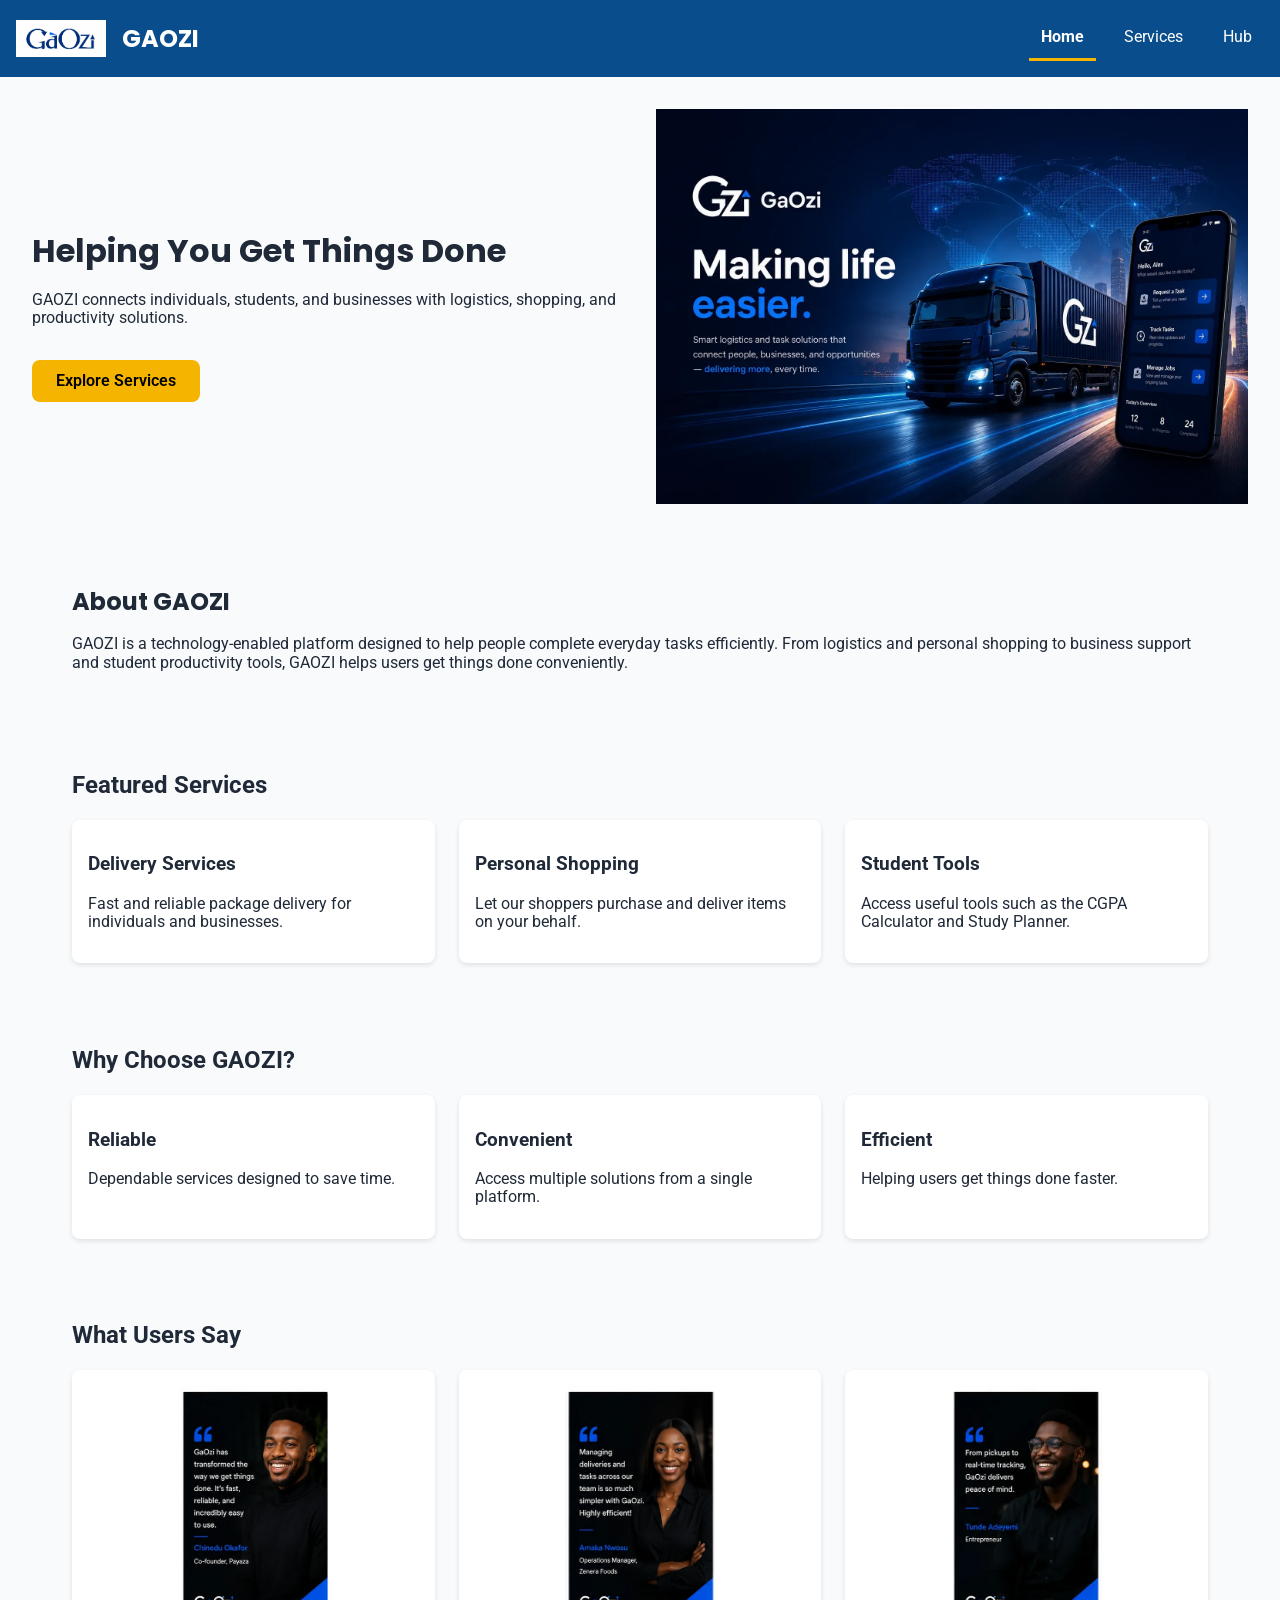
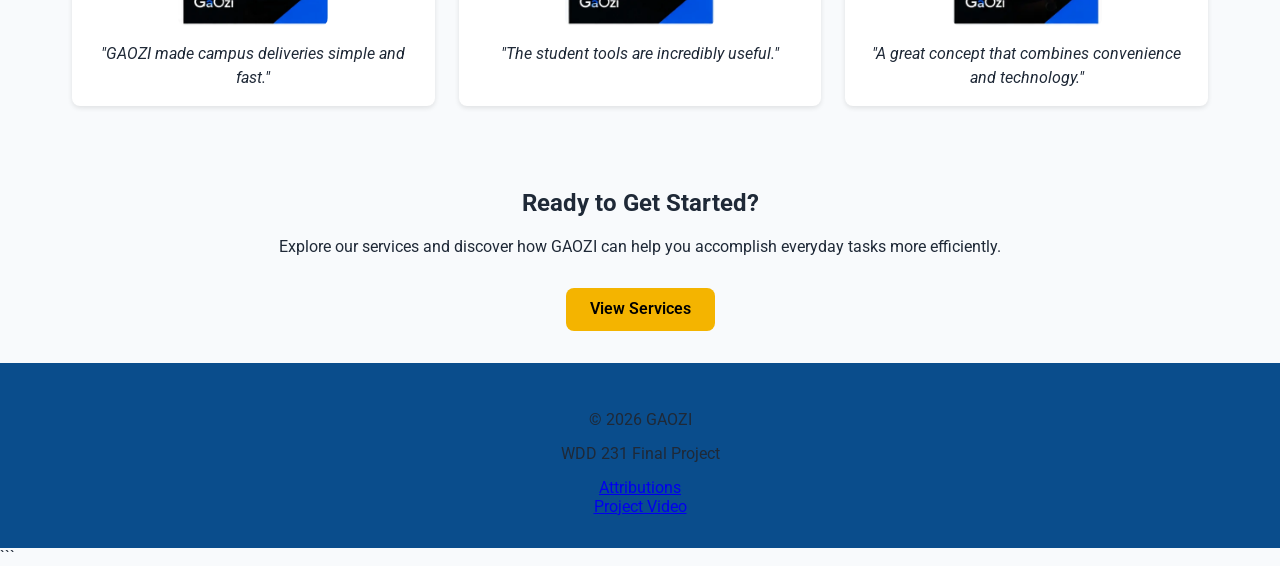
<file: gaozi/index.html>
<!DOCTYPE html>
<html lang="en">
<head>

    <meta charset="UTF-8">

    <meta name="viewport"
        content="width=device-width, initial-scale=1.0">

    <meta name="description"
        content="GAOZI is a technology-enabled platform providing logistics, shopping assistance, business solutions, and student productivity tools.">

    <meta name="author"
        content="Chisomaga Chiwuikem Eke">

    <meta property="og:title"
        content="GAOZI | Helping You Get Things Done">

    <meta property="og:description"
      content="GAOZI helps students, individuals, and businesses with logistics, shopping assistance, business support, and productivity tools.">
    
      <meta property="og:image"
        content="https://somaga25.github.io/wdd231/gaozi/images/gaozi-logo.webp">

    <meta property="og:url"
        content="https://somaga25.github.io/wdd231/gaozi/">

    <meta property="og:type"
        content="website">


    <title>GAOZI | Home</title>

    <link rel="icon" type="image/x-icon" href="favicon.ico">

    <link rel="preconnect"
          href="https://fonts.googleapis.com">

    <link rel="preconnect"
          href="https://fonts.gstatic.com"
          crossorigin>

    <link href="https://fonts.googleapis.com/css2?family=Poppins:wght@400;600;700&family=Roboto:wght@400;500&display=swap"
          rel="stylesheet">

    <link rel="stylesheet"
          href="styles/normalize.css">

    <link rel="stylesheet"
          href="styles/small.css">

    <link rel="stylesheet"
          href="styles/larger.css">

    <script src="scripts/navigation.js"
            defer></script>
</head>

<body>

<header>

    <div class="logo-container">

        <img src="images/gaozi-logo.webp"
            alt="GAOZI logo"
            width="80"
            height="80">

        <span class="site-name">GAOZI</span>

    </div>

    <button id="menu"
            aria-label="Open Navigation Menu">
        ☰
    </button>

    <nav>

        <ul class="navigation">

            <li>
                <a href="index.html"
                   class="active">
                    Home
                </a>
            </li>

            <li>
                <a href="services.html">
                    Services
                </a>
            </li>

            <li>
                <a href="hub.html">
                    Hub
                </a>
            </li>

        </ul>

    </nav>

</header>

<main>

    <section class="hero">

        <div class="hero-content">

            <h1>Helping You Get Things Done</h1>

            <p>
                GAOZI connects individuals, students,
                and businesses with logistics,
                shopping, and productivity solutions.
            </p>

            <a href="services.html"
               class="cta-button">
                Explore Services
            </a>

        </div>

        <div class="hero-image">

            <img src="images/gaozi-hero.webp"
                 alt="GAOZI logistics services"
                 width="800"
                 height="600">

        </div>

    </section>

    <section class="about">

        <h2>About GAOZI</h2>

        <p>
            GAOZI is a technology-enabled platform
            designed to help people complete everyday
            tasks efficiently. From logistics and
            personal shopping to business support and
            student productivity tools, GAOZI helps
            users get things done conveniently.
        </p>

    </section>

    <section class="featured-services">

        <h2>Featured Services</h2>

        <div class="service-cards">

            <article class="card">
                <h3>Delivery Services</h3>
                <p>
                    Fast and reliable package delivery for
                    individuals and businesses.
                </p>
            </article>

            <article class="card">
                <h3>Personal Shopping</h3>
                <p>
                    Let our shoppers purchase and deliver
                    items on your behalf.
                </p>
            </article>

            <article class="card">
                <h3>Student Tools</h3>
                <p>
                    Access useful tools such as the CGPA
                    Calculator and Study Planner.
                </p>
            </article>

        </div>

    </section>

    <section class="why-gaozi">

        <h2>Why Choose GAOZI?</h2>

        <div class="benefits">

            <article>
                <h3>Reliable</h3>
                <p>
                    Dependable services designed to save time.
                </p>
            </article>

            <article>
                <h3>Convenient</h3>
                <p>
                    Access multiple solutions from a single platform.
                </p>
            </article>

            <article>
                <h3>Efficient</h3>
                <p>
                    Helping users get things done faster.
                </p>
            </article>

        </div>

    </section>

    <section class="testimonials">

        <h2>What Users Say</h2>

        <div class="testimonial-cards">

            <article class="testimonial">

                <img src="images/testimonial-1.webp"
                    alt="Customer testimonial"
                    loading="lazy"
                    width="150"
                    height="150">

                <blockquote>
                    "GAOZI made campus deliveries simple and fast."
                </blockquote>

            </article>

            <article class="testimonial">

                <img src="images/testimonial-2.webp"
                    alt="Customer testimonial"
                    loading="lazy"
                    width="150"
                    height="150">

                <blockquote>
                    "The student tools are incredibly useful."
                </blockquote>

            </article>

            <article class="testimonial">

                <img src="images/testimonial-3.webp"
                    alt="Customer testimonial"
                    loading="lazy"
                    width="150"
                    height="150">

                <blockquote>
                    "A great concept that combines convenience and technology."
                </blockquote>

            </article>

        </div>

    </section>

    <section class="cta-section">

        <h2>Ready to Get Started?</h2>

        <p>
            Explore our services and discover how GAOZI
            can help you accomplish everyday tasks more efficiently.
        </p>

        <a href="services.html"
           class="cta-button">
            View Services
        </a>

    </section>

</main>

<footer>

    <p>
        &copy; <span id="current-year"></span> GAOZI
    </p>

    <p>
        WDD 231 Final Project
    </p>

    <a href="attributions.html">
        Attributions
    </a>

    <br>

    <a href="#">
        Project Video
    </a>

</footer>

</body>
</html>
```
</file>
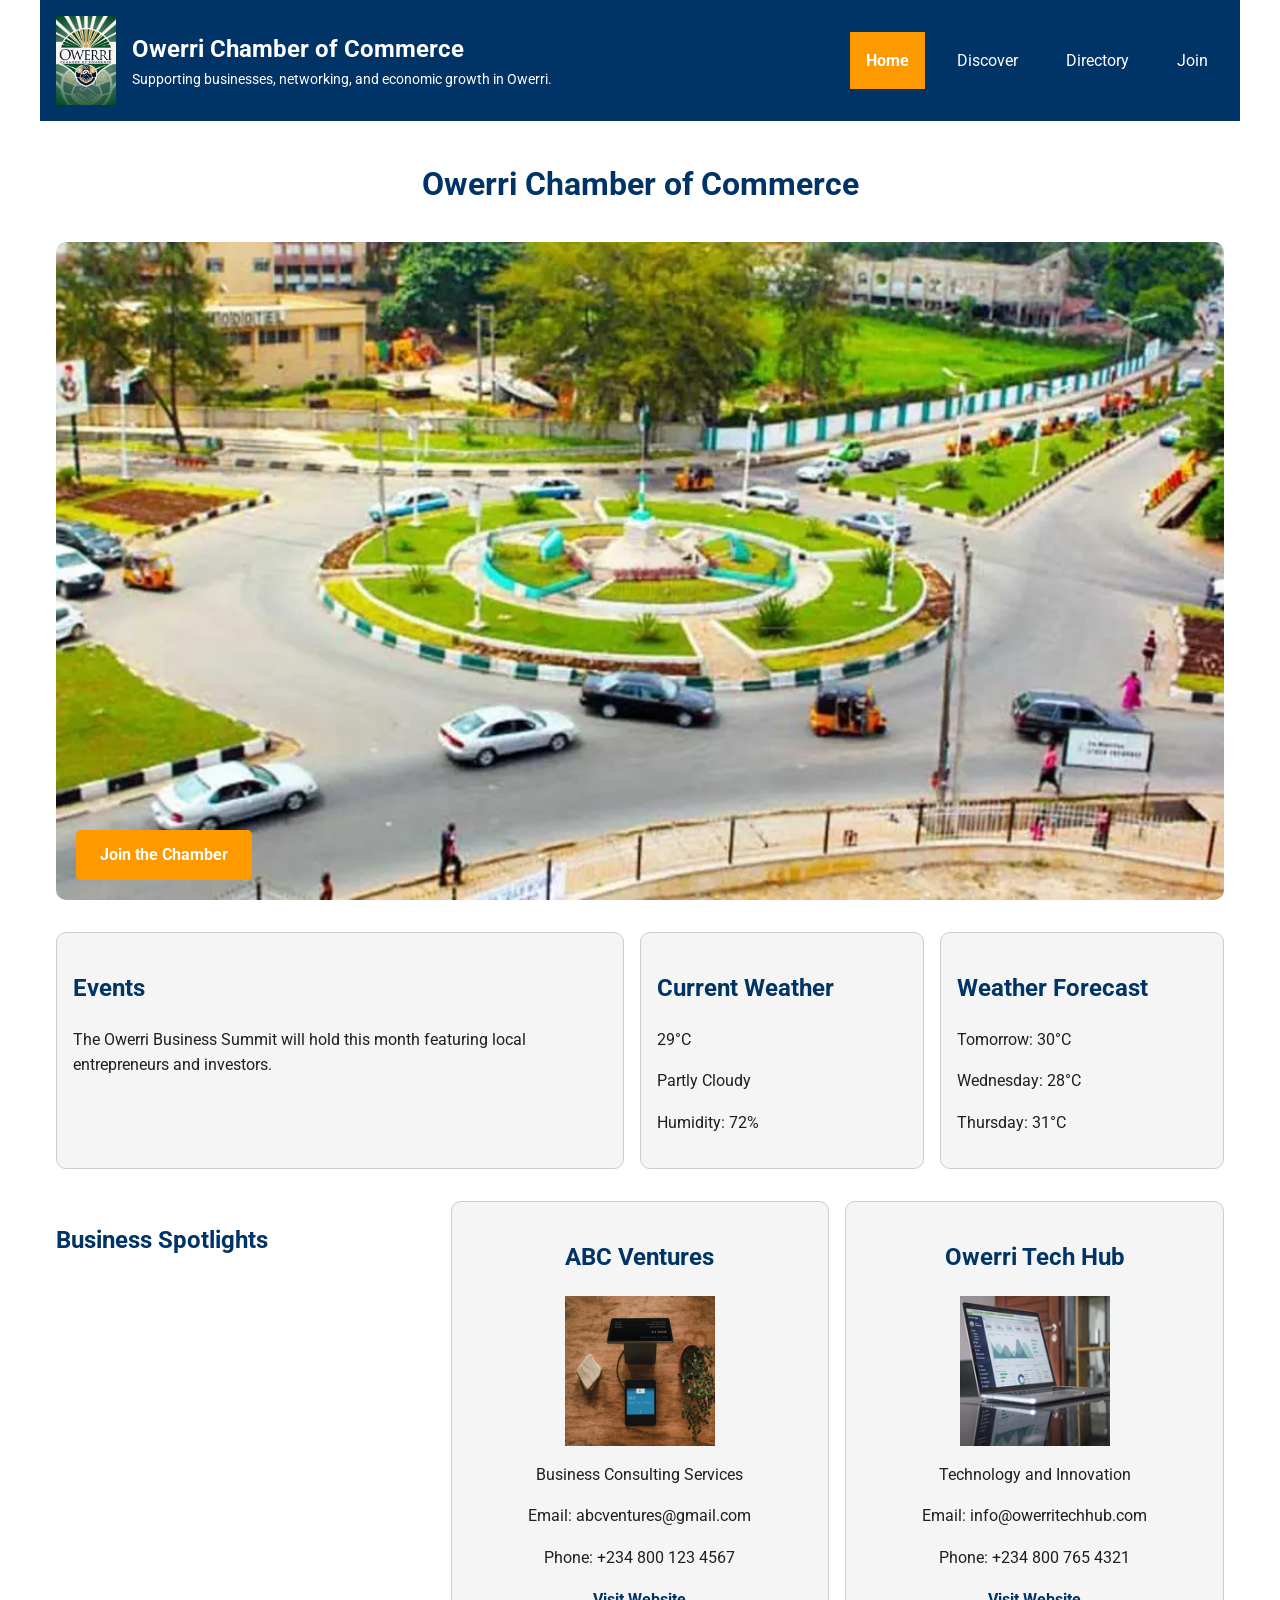
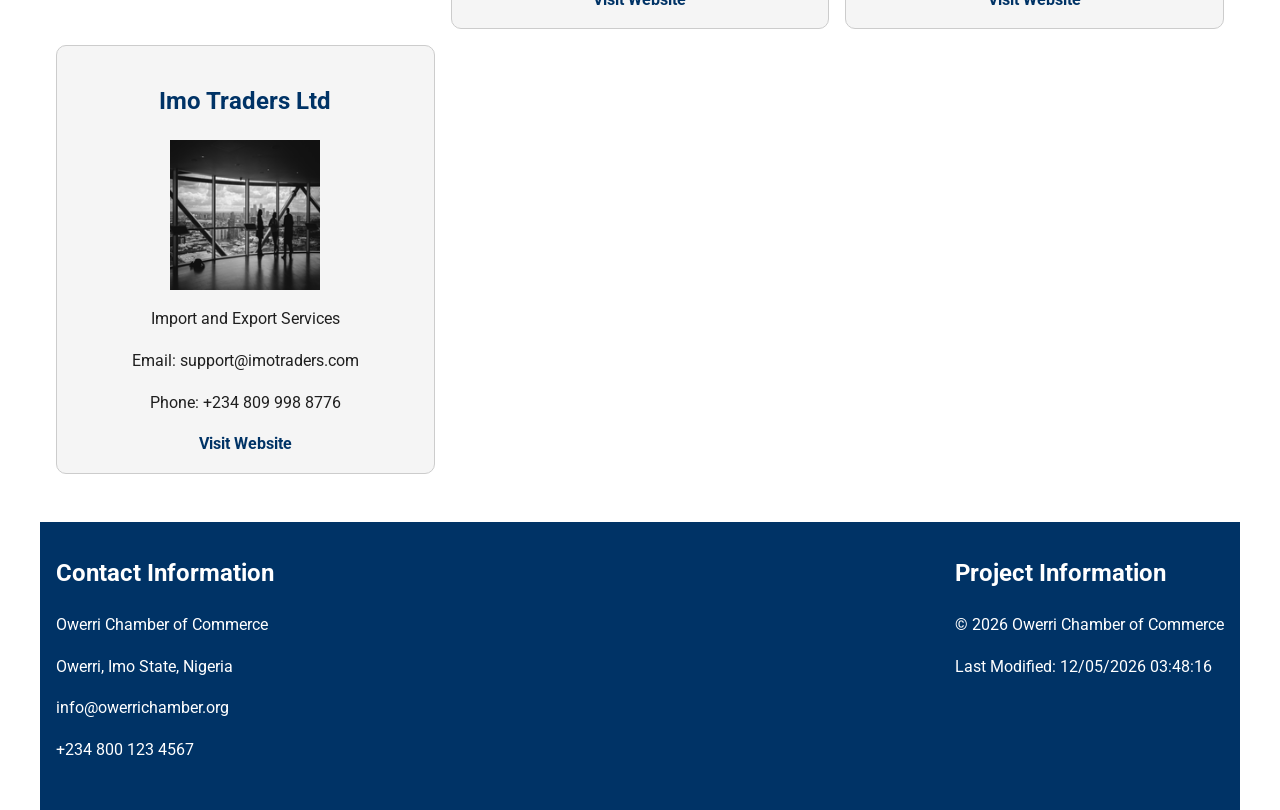
<file: owerri-chamber/index.html>
<!DOCTYPE html>
<html lang="en">

<head>
    <meta charset="UTF-8">

    <meta
        name="viewport"
        content="width=device-width, initial-scale=1.0"
    >

    <title>Owerri Chamber of Commerce</title>

    <meta
        name="description"
        content="Owerri Chamber of Commerce promoting local businesses, networking opportunities, economic growth, and community development in Owerri, Imo State, Nigeria."
    >

    <meta
        name="author"
        content="Chisomaga Chiwuikem Eke"
    >

    <meta
        property="og:title"
        content="Owerri Chamber of Commerce"
    >

    <meta
        property="og:type"
        content="website"
    >

    <meta
        property="og:image"
        content="https://somaga25.github.io/wdd231/owerri-chamber/images/hero-large.webp"
    >

    <meta
        property="og:url"
        content="https://somaga25.github.io/wdd231/owerri-chamber/"
    >

    <meta
        property="og:description"
        content="Promoting business growth and community development in Owerri."
    >

    <link
        rel="icon"
        href="images/favicon.svg"
    >

    <link
        rel="preconnect"
        href="https://fonts.googleapis.com"
    >

    <link
        rel="preconnect"
        href="https://fonts.gstatic.com"
        crossorigin
    >

    <link
        href="https://fonts.googleapis.com/css2?family=Roboto:wght@300;400;500;700&display=swap"
        rel="stylesheet"
    >

    <link
        rel="stylesheet"
        href="styles/normalize.css"
    >

    <link
        rel="stylesheet"
        href="styles/small.css"
    >

    <link
        rel="stylesheet"
        href="styles/larger.css"
    >

    <script
        src="scripts/navigation.js"
        defer
    ></script>

    <script
        src="scripts/date.js"
        defer
    ></script>

</head>

<body>

    <header>

        <div class="branding">

            <img
                src="images/logo.webp"
                alt="Owerri Chamber of Commerce Logo"
                width="60"
                height="60"
            >

            <div>

                <span class="site-name">
                    Owerri Chamber of Commerce
                </span>

                <span class="site-purpose">
                    Supporting businesses, networking, and economic growth in Owerri.
                </span>

            </div>

        </div>

        <!-- MOBILE NAVIGATION BUTTON -->
        <button
            id="menu"
            aria-label="Open navigation menu"
            aria-expanded="false"
        >
            ☰
        </button>

        <!-- NAVIGATION -->
        <nav aria-label="Primary Navigation">

            <ul class="navigation">

                <li>
                    <a
                        href="index.html"
                        class="active"
                    >
                        Home
                    </a>
                </li>

                <li>
                    <a href="discover.html">
                        Discover
                    </a>
                </li>

                <li>
                    <a href="directory.html">
                        Directory
                    </a>
                </li>

                <li>
                    <a href="join.html">
                        Join
                    </a>
                </li>

            </ul>

        </nav>

    </header>

    <main>

        <h1>Owerri Chamber of Commerce</h1>

        <section class="hero">

            <h2 class="visually-hidden">
                Hero Banner
            </h2>

            <picture>

                <source
                    srcset="images/hero-large.webp"
                    media="(min-width: 768px)"
                >

                <img
                    src="images/hero-small.jpg"
                    alt="Aerial view of Owerri city"
                    width="1200"
                    height="600"
                    loading="eager"
                >

            </picture>

            <a
                href="join.html"
                class="cta-button"
            >
                Join the Chamber
            </a>

        </section>

        <!-- COMMUNITY INFORMATION -->
        <section class="home-grid">

            <h2 class="visually-hidden">
                Community Information
            </h2>

            <!-- EVENTS -->
            <section class="card events">

                <h2>Events</h2>

                <p>
                    The Owerri Business Summit will hold this month featuring local entrepreneurs and investors.
                </p>

            </section>

            <!-- CURRENT WEATHER -->
            <section class="card weather">

                <h2>Current Weather</h2>

                <p>29°C</p>

                <p>Partly Cloudy</p>

                <p>Humidity: 72%</p>

            </section>

            <!-- WEATHER FORECAST -->
            <section class="card forecast">

                <h2>Weather Forecast</h2>

                <p>Tomorrow: 30°C</p>

                <p>Wednesday: 28°C</p>

                <p>Thursday: 31°C</p>

            </section>

        </section>

        <!-- BUSINESS SPOTLIGHTS -->
        <section class="spotlights">

            <h2>Business Spotlights</h2>

            <!-- BUSINESS 1 -->
            <section class="business-card">

                <h2>ABC Ventures</h2>

                <img
                    src="images/business1.webp"
                    alt="ABC Ventures logo"
                    width="150"
                    height="150"
                    loading="lazy"
                >

                <p>Business Consulting Services</p>

                <p>Email: abcventures@gmail.com</p>

                <p>Phone: +234 800 123 4567</p>

                <a
                    href="https://example.com"
                    aria-label="Visit ABC Ventures website"
                >
                    Visit Website
                </a>

            </section>

            <!-- BUSINESS 2 -->
            <section class="business-card">

                <h2>Owerri Tech Hub</h2>

                <img
                    src="images/business2.webp"
                    alt="Owerri Tech Hub logo"
                    width="150"
                    height="150"
                    loading="lazy"
                >

                <p>Technology and Innovation</p>

                <p>Email: info@owerritechhub.com</p>

                <p>Phone: +234 800 765 4321</p>

                <a
                    href="https://example.com"
                    aria-label="Visit Owerri Tech Hub website"
                >
                    Visit Website
                </a>

            </section>

            <!-- BUSINESS 3 -->
            <section class="business-card">

                <h2>Imo Traders Ltd</h2>

                <img
                    src="images/business3.webp"
                    alt="Imo Traders Limited logo"
                    width="150"
                    height="150"
                    loading="lazy"
                >

                <p>Import and Export Services</p>

                <p>Email: support@imotraders.com</p>

                <p>Phone: +234 809 998 8776</p>

                <a
                    href="https://example.com"
                    aria-label="Visit Imo Traders Limited website"
                >
                    Visit Website
                </a>

            </section>

        </section>

    </main>

    <!-- FOOTER -->
    <footer>

        <div class="footer-left">

            <h2>Contact Information</h2>

            <p>Owerri Chamber of Commerce</p>

            <p>Owerri, Imo State, Nigeria</p>

            <p>info@owerrichamber.org</p>

            <p>+234 800 123 4567</p>

        </div>

        <div class="footer-right">

            <h2>Project Information</h2>

            <p>
                &copy;
                <span id="currentyear"></span>
                Owerri Chamber of Commerce
            </p>

            <p id="lastModified"></p>

        </div>

    </footer>

</body>

</html>
</file>
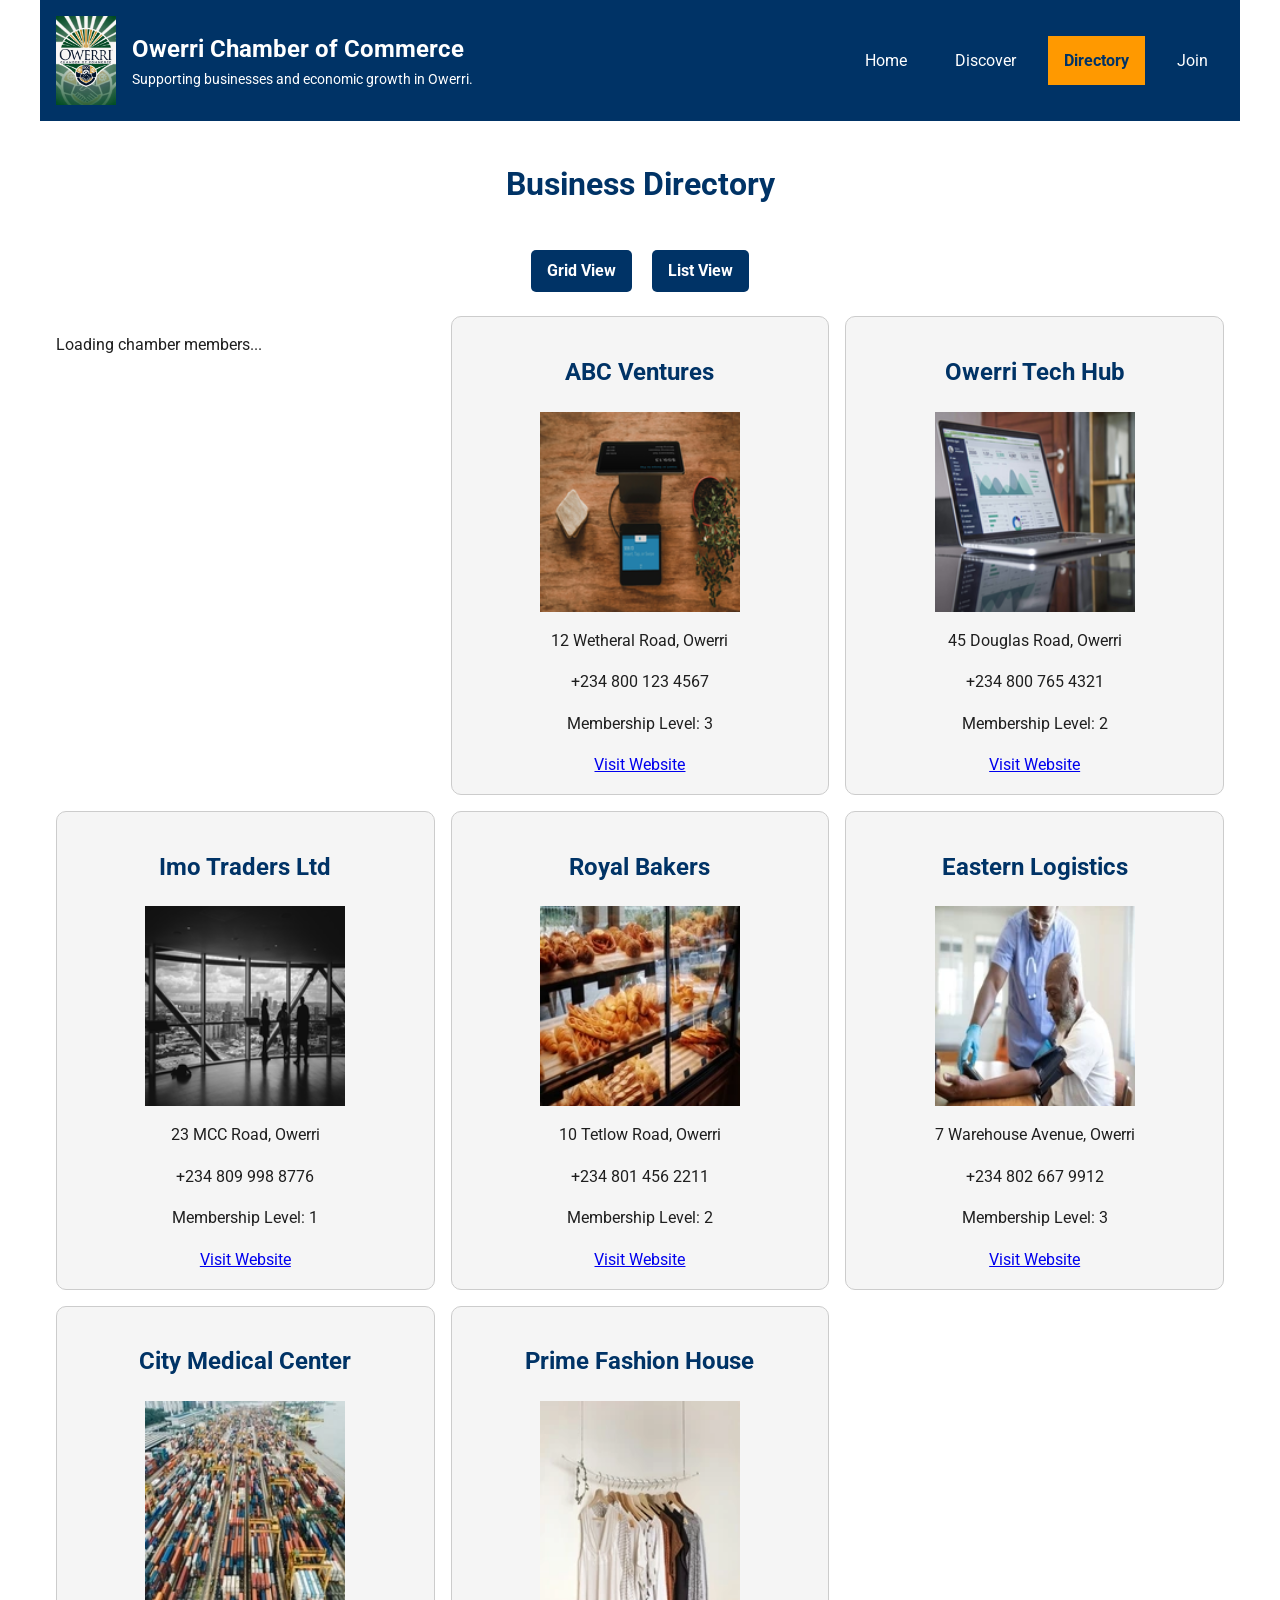
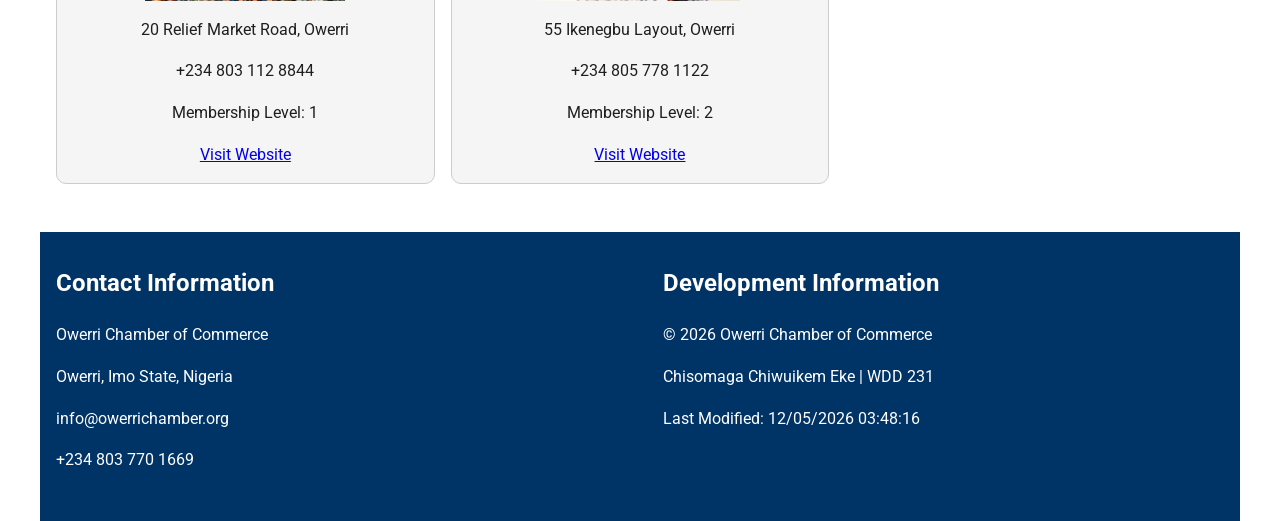
<file: directory.html>
<!DOCTYPE html>
<html lang="en">

<head>

    <meta charset="UTF-8">

    <meta
        name="viewport"
        content="width=device-width, initial-scale=1.0"
    >

    <title>
        Business Directory | Owerri Chamber of Commerce
    </title>

    <!-- META -->

    <meta
        name="description"
        content="Browse businesses and organizations that belong to the Owerri Chamber of Commerce and support economic development in Owerri, Imo State."
    >

    <meta
        name="author"
        content="Chisomaga Chiwuikem Eke"
    >

    <!-- OPEN GRAPH META -->

    <meta
        property="og:title"
        content="Owerri Chamber of Commerce Business Directory"
    >

    <meta
        property="og:description"
        content="Browse local businesses, organizations, and chamber members supporting economic growth and community development in Owerri."
    >

    <meta
        property="og:image"
        content="https://somaga25.github.io/wdd231/chamber/images/logo.webp"
    >

    <meta
        property="og:url"
        content="https://somaga25.github.io/wdd231/chamber/directory.html"
    >

    <meta
        property="og:type"
        content="website"
    >

    <!-- FAVICON -->

    <link
        rel="icon"
        href="images/favicon.ico"
    >

    <!-- GOOGLE FONTS -->

    <link
        rel="preconnect"
        href="https://fonts.googleapis.com"
    >

    <link
        rel="preconnect"
        href="https://fonts.gstatic.com"
        crossorigin
    >

    <link
        href="https://fonts.googleapis.com/css2?family=Roboto:wght@300;400;500;700&display=swap"
        rel="stylesheet"
    >

    <!-- CSS -->

    <link
        rel="stylesheet"
        href="styles/normalize.css"
    >

    <link
        rel="stylesheet"
        href="styles/small.css"
    >

    <link
        rel="stylesheet"
        href="styles/larger.css"
    >

    <!-- JAVASCRIPT -->

    <script
        src="scripts/navigation.js"
        defer
    ></script>

    <script
        src="scripts/date.js"
        defer
    ></script>

    <script
        src="scripts/members.js"
        defer
    ></script>

</head>

<body>

    <!-- HEADER -->

    <header>

        <div class="branding">

            <img
                src="images/logo.webp"
                alt="Owerri Chamber of Commerce Logo"
                width="60"
                height="60"
            >

            <div>

                <span class="site-name">
                    Owerri Chamber of Commerce
                </span>

                <span class="site-purpose">
                    Supporting businesses and economic growth in Owerri.
                </span>

            </div>

        </div>

        <!-- MOBILE MENU -->

        <button
            id="menu"
            aria-label="Open Navigation Menu"
            aria-expanded="false"
            type="button"
        >
            ☰
        </button>

        <!-- NAVIGATION -->

        <nav aria-label="Primary Navigation">

            <ul class="navigation">

                <li>
                    <a href="index.html">
                        Home
                    </a>
                </li>

                <li>
                    <a href="discover.html">
                        Discover
                    </a>
                </li>

                <li>
                    <a
                        href="directory.html"
                        class="active"
                    >
                        Directory
                    </a>
                </li>

                <li>
                    <a href="join.html">
                        Join
                    </a>
                </li>

            </ul>

        </nav>

    </header>

    <!-- MAIN -->

    <main>

        <h1>Business Directory</h1>

        <section class="visually-hidden">

            <h2>
                Directory View Controls
            </h2>

        </section>

        <!-- DIRECTORY VIEW CONTROLS -->

        <div class="menu">

            <button
                id="grid"
                type="button"
            >
                Grid View
            </button>

            <button
                id="list"
                type="button"
            >
                List View
            </button>

        </div>

        <!-- MEMBER DIRECTORY -->

        <section
            id="members"
            class="grid"
        >

            <h2 class="visually-hidden">
                Chamber Members
            </h2>

            <p>
                Loading chamber members...
            </p>

        </section>

    </main>

    <!-- FOOTER -->

    <footer>

        <div class="footer-left">

            <h2>Contact Information</h2>

            <p>
                Owerri Chamber of Commerce
            </p>

            <p>
                Owerri, Imo State, Nigeria
            </p>

            <p>
                info@owerrichamber.org
            </p>

            <p>
                +234 803 770 1669
            </p>

        </div>

        <div class="footer-right">

            <h2>Development Information</h2>

            <p>
                &copy;
                <span id="currentyear"></span>
                Owerri Chamber of Commerce
            </p>

            <p>
                Chisomaga Chiwuikem Eke | WDD 231
            </p>

            <p id="lastModified"></p>

        </div>

    </footer>

</body>

</html>
</file>
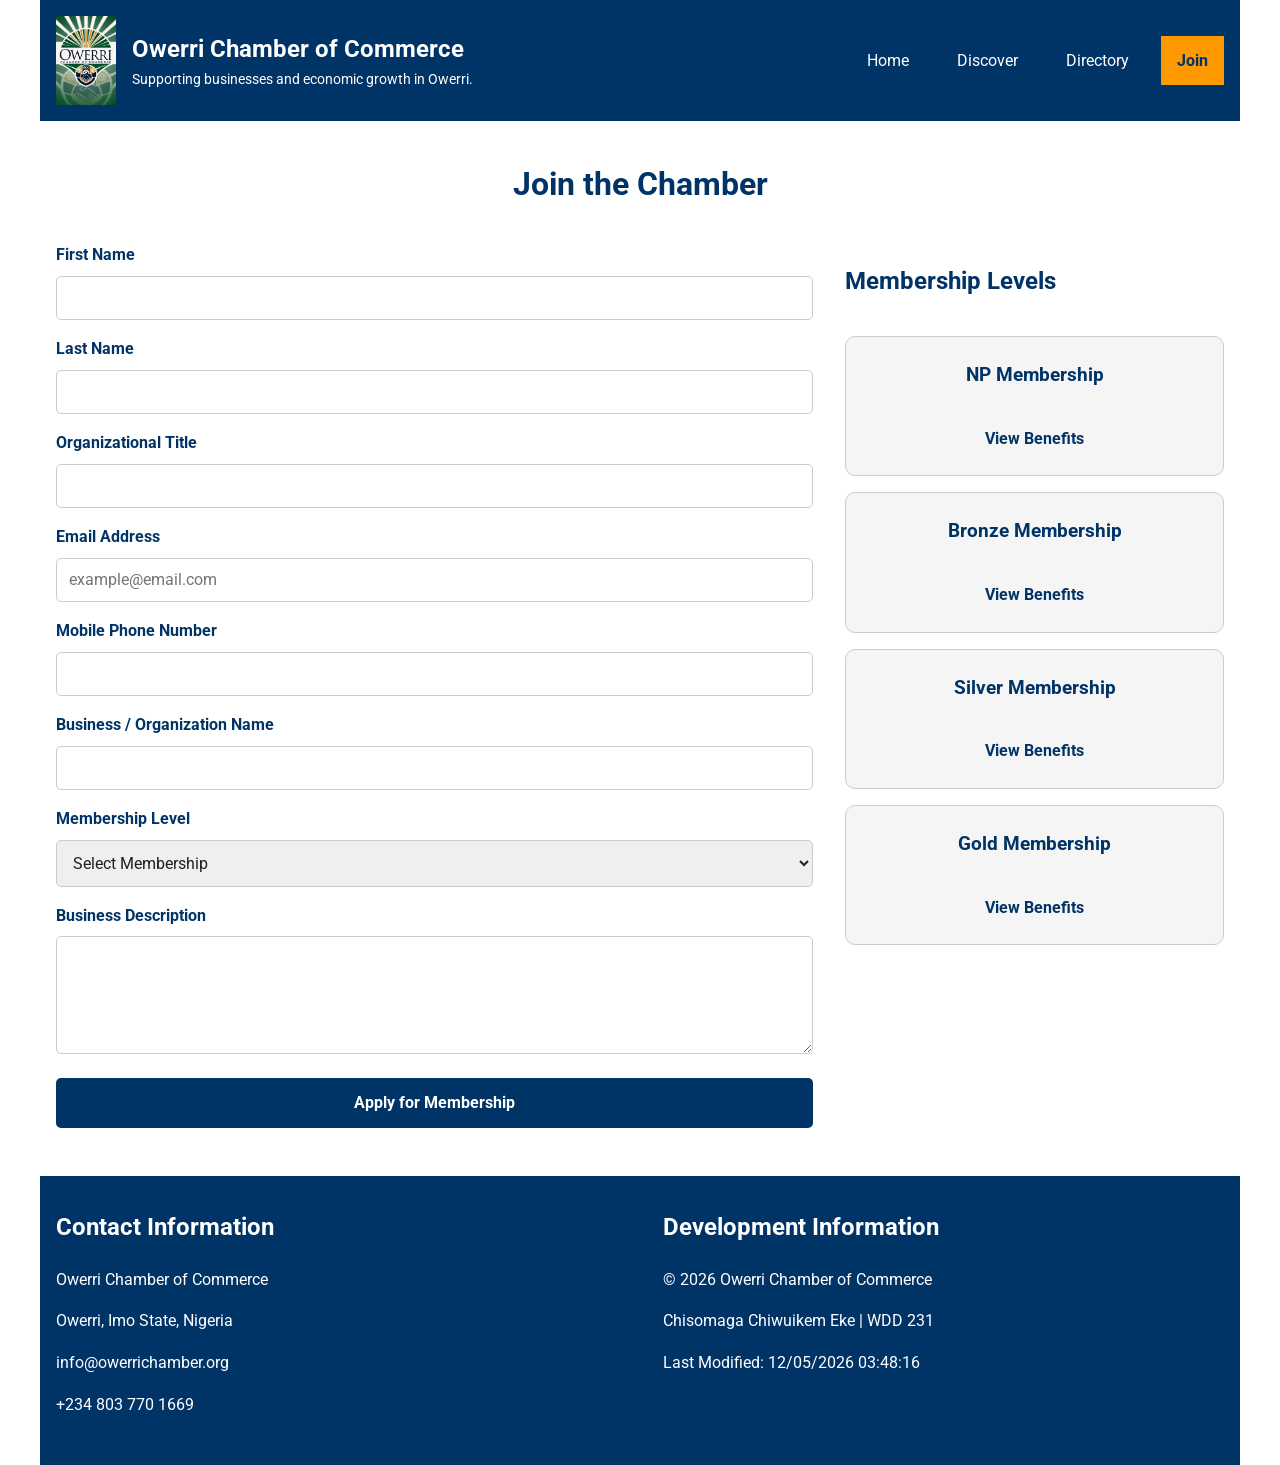
<file: chamber/join.html>
<!DOCTYPE html>
<html lang="en">

<head>

    <meta charset="UTF-8">

    <meta
        name="viewport"
        content="width=device-width, initial-scale=1.0"
    >

    <title>
        Join | Owerri Chamber of Commerce
    </title>

    <meta
        name="description"
        content="Apply for membership with the Owerri Chamber of Commerce and connect with businesses, opportunities, and community growth."
    >

    <meta
        name="author"
        content="Chisomaga Chiwuikem Eke"
    >

    <meta
        property="og:title"
        content="Join the Owerri Chamber of Commerce"
    >

    <meta
        property="og:description"
        content="Become a member of the Owerri Chamber of Commerce and enjoy networking, promotion, and business growth opportunities."
    >

    <meta
        property="og:image"
        content="https://somaga25.github.io/wdd231/chamber/images/logo.webp"
    >

    <meta
        property="og:url"
        content="https://somaga25.github.io/wdd231/chamber/join.html"
    >

    <meta
        property="og:type"
        content="website"
    >

    <link
        rel="icon"
        href="images/favicon.ico"
    >

    <link
        rel="preconnect"
        href="https://fonts.googleapis.com"
    >

    <link
        rel="preconnect"
        href="https://fonts.gstatic.com"
        crossorigin
    >

    <link
        href="https://fonts.googleapis.com/css2?family=Roboto:wght@300;400;500;700&display=swap"
        rel="stylesheet"
    >

    <link
        rel="stylesheet"
        href="styles/normalize.css"
    >

    <link
        rel="stylesheet"
        href="styles/small.css"
    >

    <link
        rel="stylesheet"
        href="styles/larger.css"
    >

    <script
        src="scripts/navigation.js"
        defer
    ></script>

    <script
        src="scripts/date.js"
        defer
    ></script>

    <script
        src="scripts/join.js"
        defer
    ></script>

</head>

<body>

<header>

    <div class="branding">

        <img
            src="images/logo.webp"
            alt="Owerri Chamber of Commerce Logo"
            width="60"
            height="60"
        >

        <div>

            <span class="site-name">
                Owerri Chamber of Commerce
            </span>

            <span class="site-purpose">
                Supporting businesses and economic growth in Owerri.
            </span>

        </div>

    </div>

    <button
        id="menu"
        aria-label="Open Navigation Menu"
        aria-expanded="false"
        type="button"
    >
        ☰
    </button>

    <nav aria-label="Primary Navigation">

        <ul class="navigation">

            <li>
                <a href="index.html">Home</a>
            </li>

            <li>
                <a href="discover.html">Discover</a>
            </li>

            <li>
                <a href="directory.html">Directory</a>
            </li>

            <li>
                <a
                    href="join.html"
                    class="active"
                >
                    Join
                </a>
            </li>

        </ul>

    </nav>

</header>

<main>

    <h1>Join the Chamber</h1>

    <div class="join-layout">

        <!-- FORM -->

        <form
            method="get"
            action="thankyou.html"
        >

            <label>
                First Name
                <input
                    type="text"
                    name="firstname"
                    title="Enter your first name"
                    autocomplete="given-name"
                    required
                >
            </label>

            <label>
                Last Name
                <input
                    type="text"
                    name="lastname"
                    title="Enter your last name"
                    autocomplete="family-name"
                    required
                >
            </label>

            <label>
                Organizational Title
                <input
                    type="text"
                    name="organizationtitle"
                    title="Organization title"
                    autocomplete="organization-title"
                    pattern="[A-Za-z\s\-]{7,}"
                >
            </label>

            <label>
                Email Address
                <input
                    type="email"
                    name="email"
                    title="Enter email address"
                    autocomplete="email"
                    placeholder="example@email.com"
                    required
                >
            </label>

            <label>
                Mobile Phone Number
                <input
                    type="tel"
                    name="phone"
                    title="Enter mobile phone number"
                    autocomplete="tel"
                    required
                >
            </label>

            <label>
                Business / Organization Name
                <input
                    type="text"
                    name="organization"
                    title="Organization name"
                    autocomplete="organization"
                    required
                >
            </label>

            <label>
                Membership Level

                <select
                    name="membership"
                    required
                >
                    <option value="">
                        Select Membership
                    </option>

                    <option value="np">
                        NP Membership
                    </option>

                    <option value="bronze">
                        Bronze Membership
                    </option>

                    <option value="silver">
                        Silver Membership
                    </option>

                    <option value="gold">
                        Gold Membership
                    </option>

                </select>

            </label>

            <label>
                Business Description

                <textarea
                    name="description"
                    title="Business Description"
                    rows="5"
                ></textarea>

            </label>

            <input
                type="hidden"
                id="timestamp"
                name="timestamp"
            >

            <input
                type="submit"
                value="Apply for Membership"
            >

        </form>

        <!-- MEMBERSHIP CARDS -->

        <section class="membership-cards">

            <h2>Membership Levels</h2>

            <div class="membership-card">

                <h3>NP Membership</h3>

                <a href="#np-modal">
                    View Benefits
                </a>

            </div>

            <div class="membership-card">

                <h3>Bronze Membership</h3>

                <a href="#bronze-modal">
                    View Benefits
                </a>

            </div>

            <div class="membership-card">

                <h3>Silver Membership</h3>

                <a href="#silver-modal">
                    View Benefits
                </a>

            </div>

            <div class="membership-card">

                <h3>Gold Membership</h3>

                <a href="#gold-modal">
                    View Benefits
                </a>

            </div>

        </section>

    </div>

    <!-- MODALS -->

    <dialog id="np-modal">
        <h2>NP Membership</h2>
        <ul>
            <li>Free membership</li>
            <li>Networking opportunities</li>
            <li>Chamber newsletter</li>
        </ul>
        <button class="close-modal">Close</button>
    </dialog>

    <dialog id="bronze-modal">
        <h2>Bronze Membership</h2>
        <ul>
            <li>Directory listing</li>
            <li>Monthly workshops</li>
            <li>Networking events</li>
        </ul>
        <button class="close-modal">Close</button>
    </dialog>

    <dialog id="silver-modal">
        <h2>Silver Membership</h2>
        <ul>
            <li>All Bronze benefits</li>
            <li>Event discounts</li>
            <li>Featured directory placement</li>
            <li>Business promotion</li>
        </ul>
        <button class="close-modal">Close</button>
    </dialog>

    <dialog id="gold-modal">
        <h2>Gold Membership</h2>
        <ul>
            <li>All Silver benefits</li>
            <li>Homepage spotlight advertising</li>
            <li>Sponsorship opportunities</li>
            <li>Premium chamber events</li>
        </ul>
        <button class="close-modal">Close</button>
    </dialog>

</main>

<footer>

    <div class="footer-left">

        <h2>Contact Information</h2>

        <p>Owerri Chamber of Commerce</p>
        <p>Owerri, Imo State, Nigeria</p>
        <p>info@owerrichamber.org</p>
        <p>+234 803 770 1669</p>

    </div>

    <div class="footer-right">

        <h2>Development Information</h2>

        <p>
            &copy;
            <span id="currentyear"></span>
            Owerri Chamber of Commerce
        </p>

        <p>
            Chisomaga Chiwuikem Eke | WDD 231
        </p>

        <p id="lastModified"></p>

    </div>

</footer>

</body>
</html>
</file>
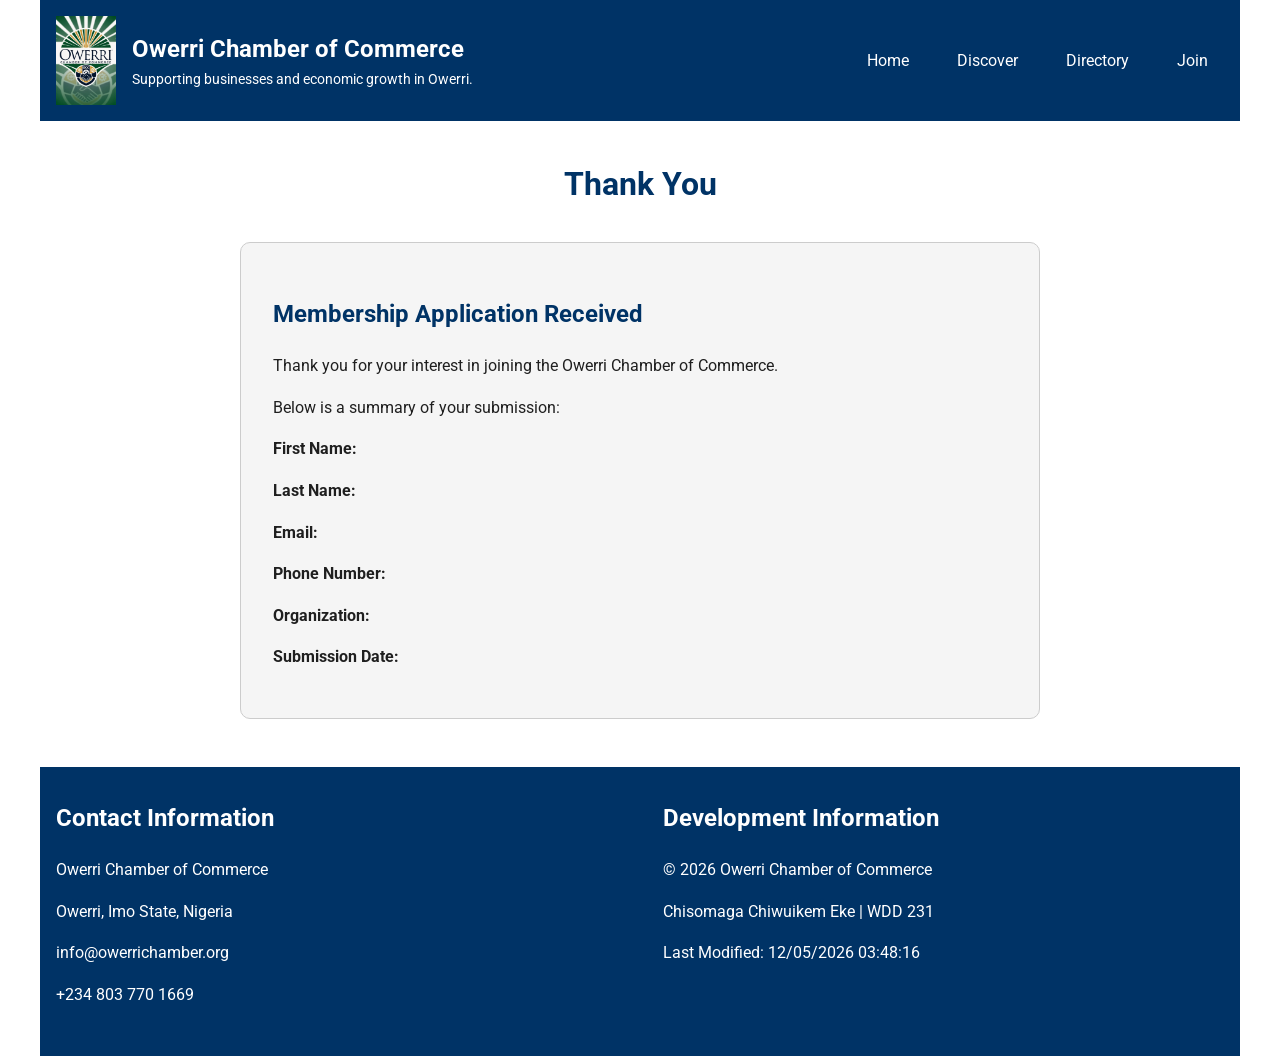
<file: chamber/thankyou.html>
<!DOCTYPE html>
<html lang="en">

<head>

    <meta charset="UTF-8">

    <meta
        name="viewport"
        content="width=device-width, initial-scale=1.0"
    >

    <title>
        Thank You | Owerri Chamber of Commerce
    </title>

    <meta
        name="description"
        content="Thank you for applying for membership with the Owerri Chamber of Commerce."
    >

    <meta
        name="author"
        content="Chisomaga Chiwuikem Eke"
    >

    <link
        rel="icon"
        href="images/favicon.ico"
    >

    <link
        rel="preconnect"
        href="https://fonts.googleapis.com"
    >

    <link
        rel="preconnect"
        href="https://fonts.gstatic.com"
        crossorigin
    >

    <link
        href="https://fonts.googleapis.com/css2?family=Roboto:wght@300;400;500;700&display=swap"
        rel="stylesheet"
    >

    <link
        rel="stylesheet"
        href="styles/normalize.css"
    >

    <link
        rel="stylesheet"
        href="styles/small.css"
    >

    <link
        rel="stylesheet"
        href="styles/larger.css"
    >

    <script
        src="scripts/navigation.js"
        defer
    ></script>

    <script
        src="scripts/date.js"
        defer
    ></script>

    <script
        src="scripts/thankyou.js"
        defer
    ></script>

</head>

<body>

<header>

    <div class="branding">

        <img
            src="images/logo.webp"
            alt="Owerri Chamber of Commerce Logo"
            width="60"
            height="60"
        >

        <div>

            <span class="site-name">
                Owerri Chamber of Commerce
            </span>

            <span class="site-purpose">
                Supporting businesses and economic growth in Owerri.
            </span>

        </div>

    </div>

    <button
        id="menu"
        aria-label="Open Navigation Menu"
        aria-expanded="false"
        type="button"
    >
        ☰
    </button>

    <nav aria-label="Primary Navigation">

        <ul class="navigation">

            <li>
                <a href="index.html">Home</a>
            </li>

            <li>
                <a href="discover.html">Discover</a>
            </li>

            <li>
                <a href="directory.html">Directory</a>
            </li>

            <li>
                <a href="join.html">Join</a>
            </li>

        </ul>

    </nav>

</header>

<main>

    <h1>Thank You</h1>

    <section class="thankyou-card">

        <h2>
            Membership Application Received
        </h2>

        <p>
            Thank you for your interest in joining the
            Owerri Chamber of Commerce.
        </p>

        <p>
            Below is a summary of your submission:
        </p>

        <p>
            <strong>First Name:</strong>
            <span id="firstname"></span>
        </p>

        <p>
            <strong>Last Name:</strong>
            <span id="lastname"></span>
        </p>

        <p>
            <strong>Email:</strong>
            <span id="email"></span>
        </p>

        <p>
            <strong>Phone Number:</strong>
            <span id="phone"></span>
        </p>

        <p>
            <strong>Organization:</strong>
            <span id="organization"></span>
        </p>

        <p>
            <strong>Submission Date:</strong>
            <span id="timestamp"></span>
        </p>

    </section>

</main>

<footer>

    <div class="footer-left">

        <h2>Contact Information</h2>

        <p>Owerri Chamber of Commerce</p>

        <p>Owerri, Imo State, Nigeria</p>

        <p>info@owerrichamber.org</p>

        <p>+234 803 770 1669</p>

    </div>

    <div class="footer-right">

        <h2>Development Information</h2>

        <p>
            &copy;
            <span id="currentyear"></span>
            Owerri Chamber of Commerce
        </p>

        <p>
            Chisomaga Chiwuikem Eke | WDD 231
        </p>

        <p id="lastModified"></p>

    </div>

</footer>

</body>

</html>
</file>
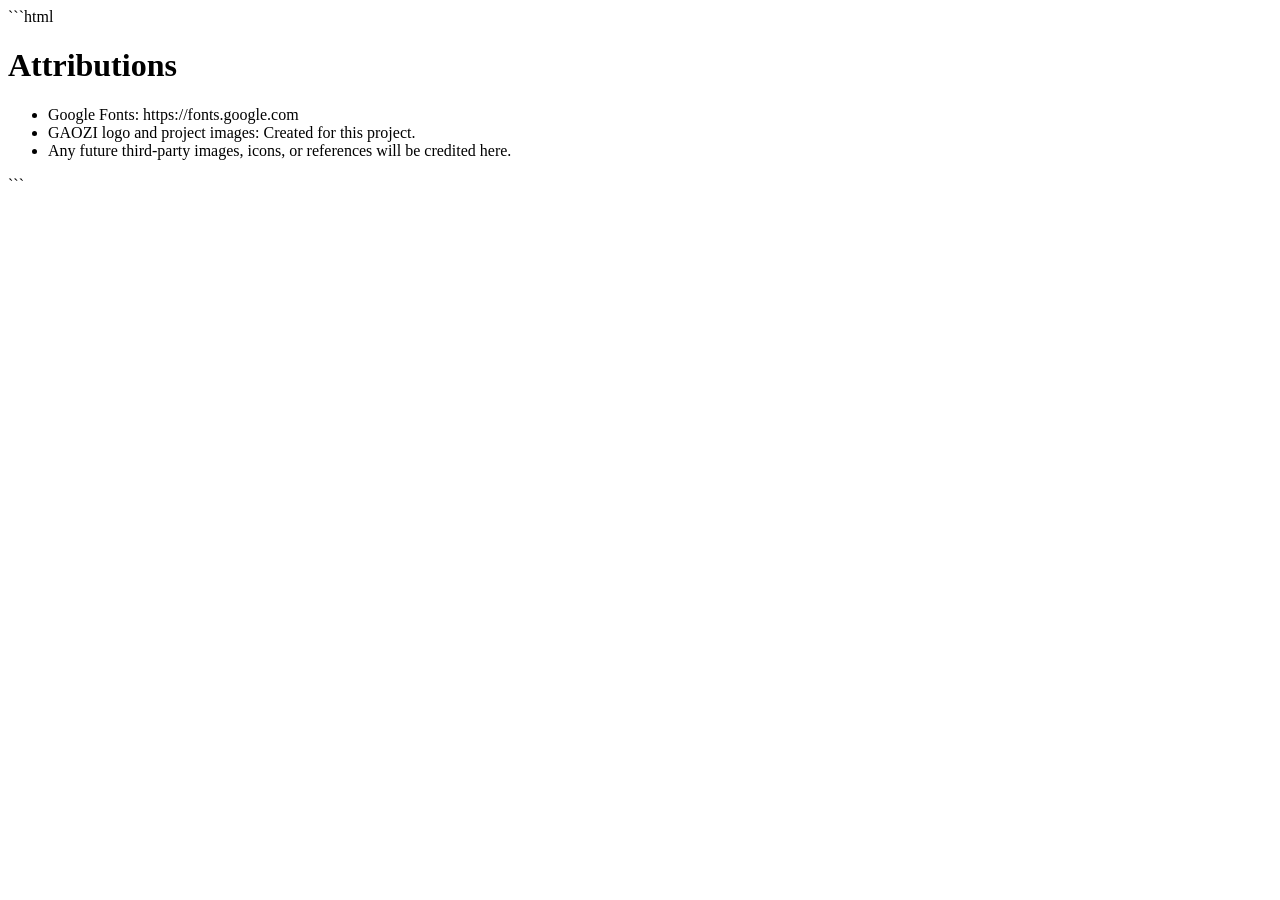
<file: gaozi/attributions.html>
```html
<!DOCTYPE html>
<html lang="en">
<head>

    <meta charset="UTF-8">

    <meta name="viewport"
          content="width=device-width, initial-scale=1.0">

    <meta name="description"
          content="GAOZI project attributions page.">

    <meta name="author"
          content="Chisomaga Chiwuikem Eke">

    <title>GAOZI | Attributions</title>

</head>

<body>

<h1>Attributions</h1>

<ul>

    <li>
        Google Fonts:
        https://fonts.google.com
    </li>

    <li>
        GAOZI logo and project images:
        Created for this project.
    </li>

    <li>
        Any future third-party images,
        icons, or references will be
        credited here.
    </li>

</ul>

</body>
</html>
```
</file>
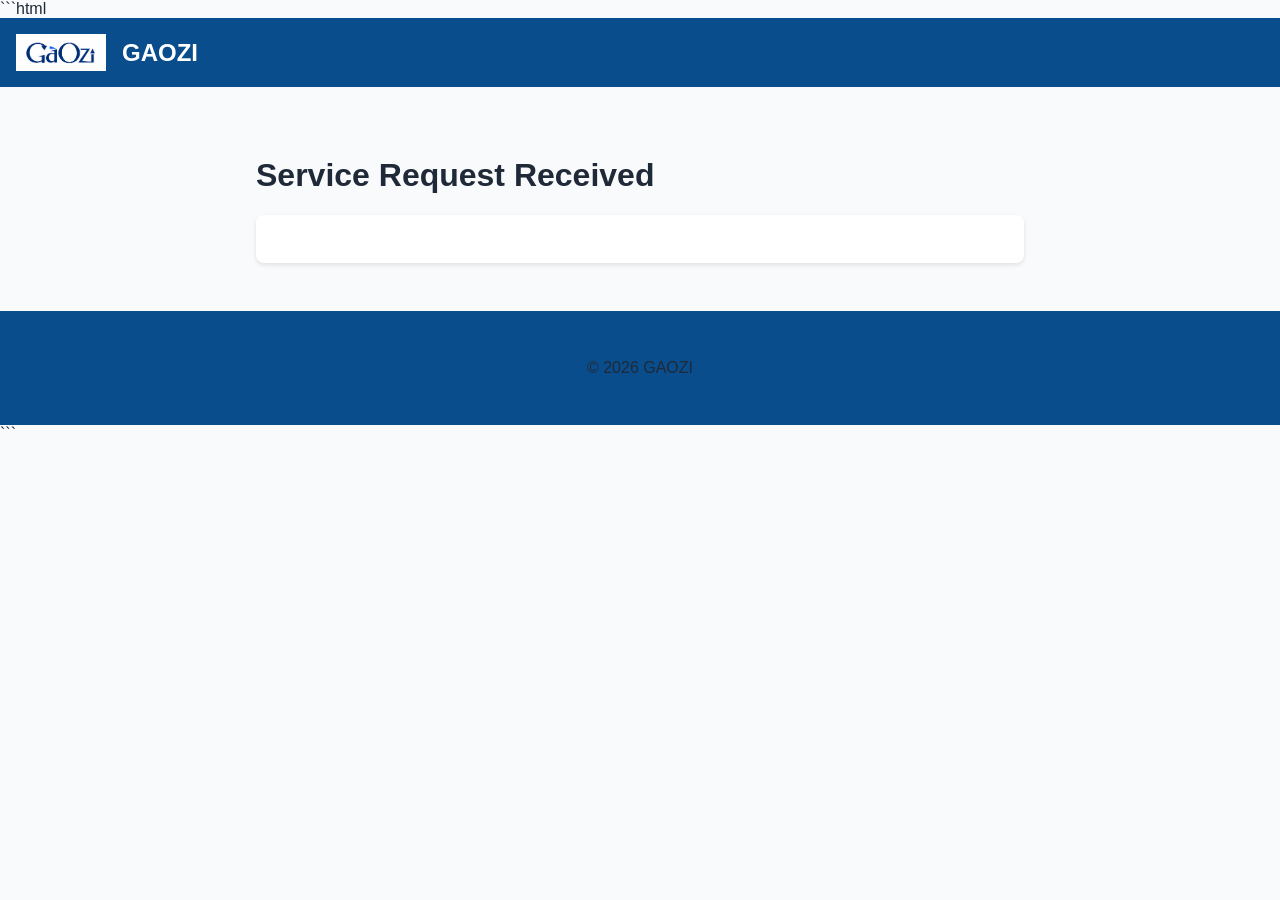
<file: gaozi/confirmation.html>
```html
<!DOCTYPE html>
<html lang="en">
<head>

    <meta charset="UTF-8">

    <meta name="viewport"
          content="width=device-width, initial-scale=1.0">

    <meta name="description"
          content="GAOZI service request confirmation page.">

    <meta name="author"
          content="Chisomaga Chiwuikem Eke">

    <title>GAOZI | Confirmation</title>

    <link rel="icon"
          type="image/x-icon"
          href="favicon.ico">

    <link rel="stylesheet"
          href="styles/normalize.css">

    <link rel="stylesheet"
          href="styles/small.css">

    <link rel="stylesheet"
          href="styles/larger.css">

    <script src="scripts/navigation.js"
            defer></script>

    <script src="scripts/confirmation.js"
            defer></script>

</head>

<body>

<header>

    <div class="logo-container">

        <a href="index.html">
            <img src="images/gaozi-logo.webp"
                 alt="GAOZI Logo"
                 width="80"
                 height="80">
        </a>

        <span class="site-name">
            GAOZI
        </span>

    </div>

</header>

<main>

    <section class="confirmation-section">

        <h1>
            Service Request Received
        </h1>

        <div id="confirmation-results">

        </div>

    </section>

</main>

<footer>

    <p>
        &copy; <span id="current-year"></span> GAOZI
    </p>

</footer>

</body>
</html>
```
</file>
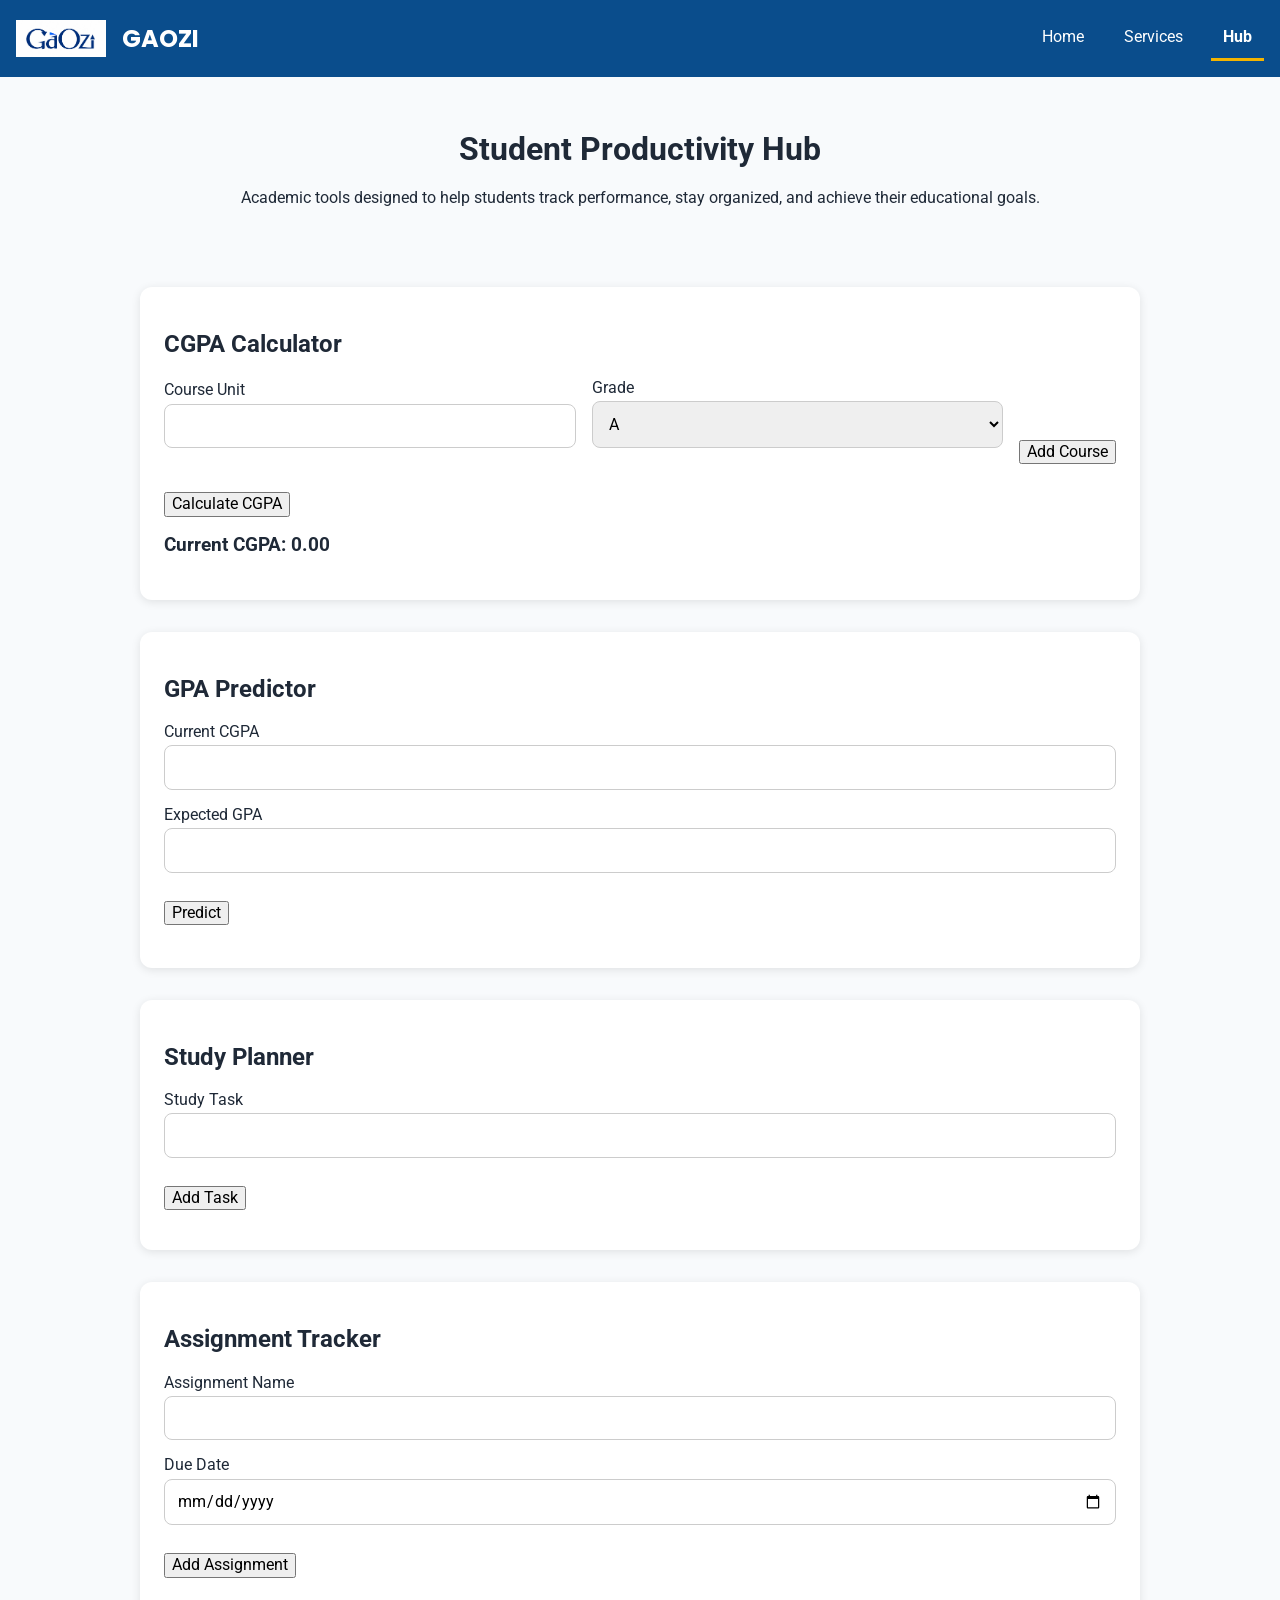
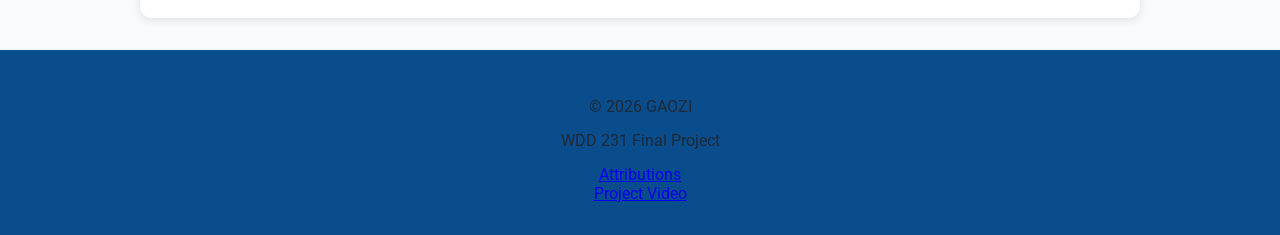
<file: gaozi/hub.html>
<!DOCTYPE html>
<html lang="en">
<head>

    <meta charset="UTF-8">

    <meta name="viewport"
          content="width=device-width, initial-scale=1.0">

    <meta name="description"
          content="GAOZI Student Hub provides CGPA calculators, GPA predictors, study planners, and assignment tracking tools.">

    <meta name="author"
          content="Chisomaga Chiwuikem Eke">

    <title>GAOZI | Student Hub</title>

    <link rel="icon"
          type="image/x-icon"
          href="favicon.ico">

    <link rel="preconnect"
          href="https://fonts.googleapis.com">

    <link rel="preconnect"
          href="https://fonts.gstatic.com"
          crossorigin>

    <link href="https://fonts.googleapis.com/css2?family=Poppins:wght@400;600;700&family=Roboto:wght@400;500&display=swap"
          rel="stylesheet">

    <link rel="stylesheet"
          href="styles/normalize.css">

    <link rel="stylesheet"
          href="styles/small.css">

    <link rel="stylesheet"
          href="styles/larger.css">

    <script src="scripts/navigation.js"
            defer></script>

    <script type="module"
            src="scripts/hub.js"></script>

</head>

<body>

<header>

    <div class="logo-container">

        <a href="index.html">

            <img src="images/gaozi-logo.webp"
                 alt="GAOZI Logo"
                 width="80"
                 height="80">

        </a>

        <span class="site-name">
            GAOZI
        </span>

    </div>

    <button id="menu"
            aria-label="Open Navigation Menu">
        ☰
    </button>

    <nav>

        <ul class="navigation">

            <li>
                <a href="index.html">
                    Home
                </a>
            </li>

            <li>
                <a href="services.html">
                    Services
                </a>
            </li>

            <li>
                <a href="hub.html"
                   class="active">
                    Hub
                </a>
            </li>

        </ul>

    </nav>

</header>

<main>

    <section class="hub-hero">

        <h1>
            Student Productivity Hub
        </h1>

        <p>
            Academic tools designed to help students
            track performance, stay organized, and
            achieve their educational goals.
        </p>

    </section>

    <!-- CGPA Calculator -->

    <section class="tool-section">

        <h2>
            CGPA Calculator
        </h2>

        <div class="calculator-form">

            <label>
                Course Unit

                <input type="number"
                       id="course-unit"
                       min="1">
            </label>

            <label>
                Grade

                <select id="course-grade">

                    <option value="5">A</option>
                    <option value="4">B</option>
                    <option value="3">C</option>
                    <option value="2">D</option>
                    <option value="1">E</option>
                    <option value="0">F</option>

                </select>

            </label>

            <button id="add-course">
                Add Course
            </button>

        </div>

        <div id="course-list">

        </div>

        <button id="calculate-cgpa">
            Calculate CGPA
        </button>

        <h3 id="cgpa-result">
            Current CGPA: 0.00
        </h3>

    </section>

    <!-- GPA Predictor -->

    <section class="tool-section">

        <h2>
            GPA Predictor
        </h2>

        <label>
            Current CGPA

            <input type="number"
                   id="current-cgpa"
                   step="0.01">
        </label>

        <label>
            Expected GPA

            <input type="number"
                   id="expected-gpa"
                   step="0.01">
        </label>

        <button id="predict-gpa">
            Predict
        </button>

        <h3 id="prediction-result">

        </h3>

    </section>

    <!-- Study Planner -->

    <section class="tool-section">

        <h2>
            Study Planner
        </h2>

        <label>
            Study Task

            <input type="text"
                   id="study-task">
        </label>

        <button id="add-study-task">
            Add Task
        </button>

        <ul id="study-list">

        </ul>

    </section>

    <!-- Assignment Tracker -->

    <section class="tool-section">

        <h2>
            Assignment Tracker
        </h2>

        <label>
            Assignment Name

            <input type="text"
                   id="assignment-name">
        </label>

        <label>
            Due Date

            <input type="date"
                   id="assignment-date">
        </label>

        <button id="add-assignment">
            Add Assignment
        </button>

        <ul id="assignment-list">

        </ul>

    </section>

</main>

<footer>

    <p>
        &copy; <span id="current-year"></span> GAOZI
    </p>

    <p>
        WDD 231 Final Project
    </p>

    <a href="attributions.html">
        Attributions
    </a>

    <br>

    <a href="#">
        Project Video
    </a>

</footer>

</body>
</html>
</file>
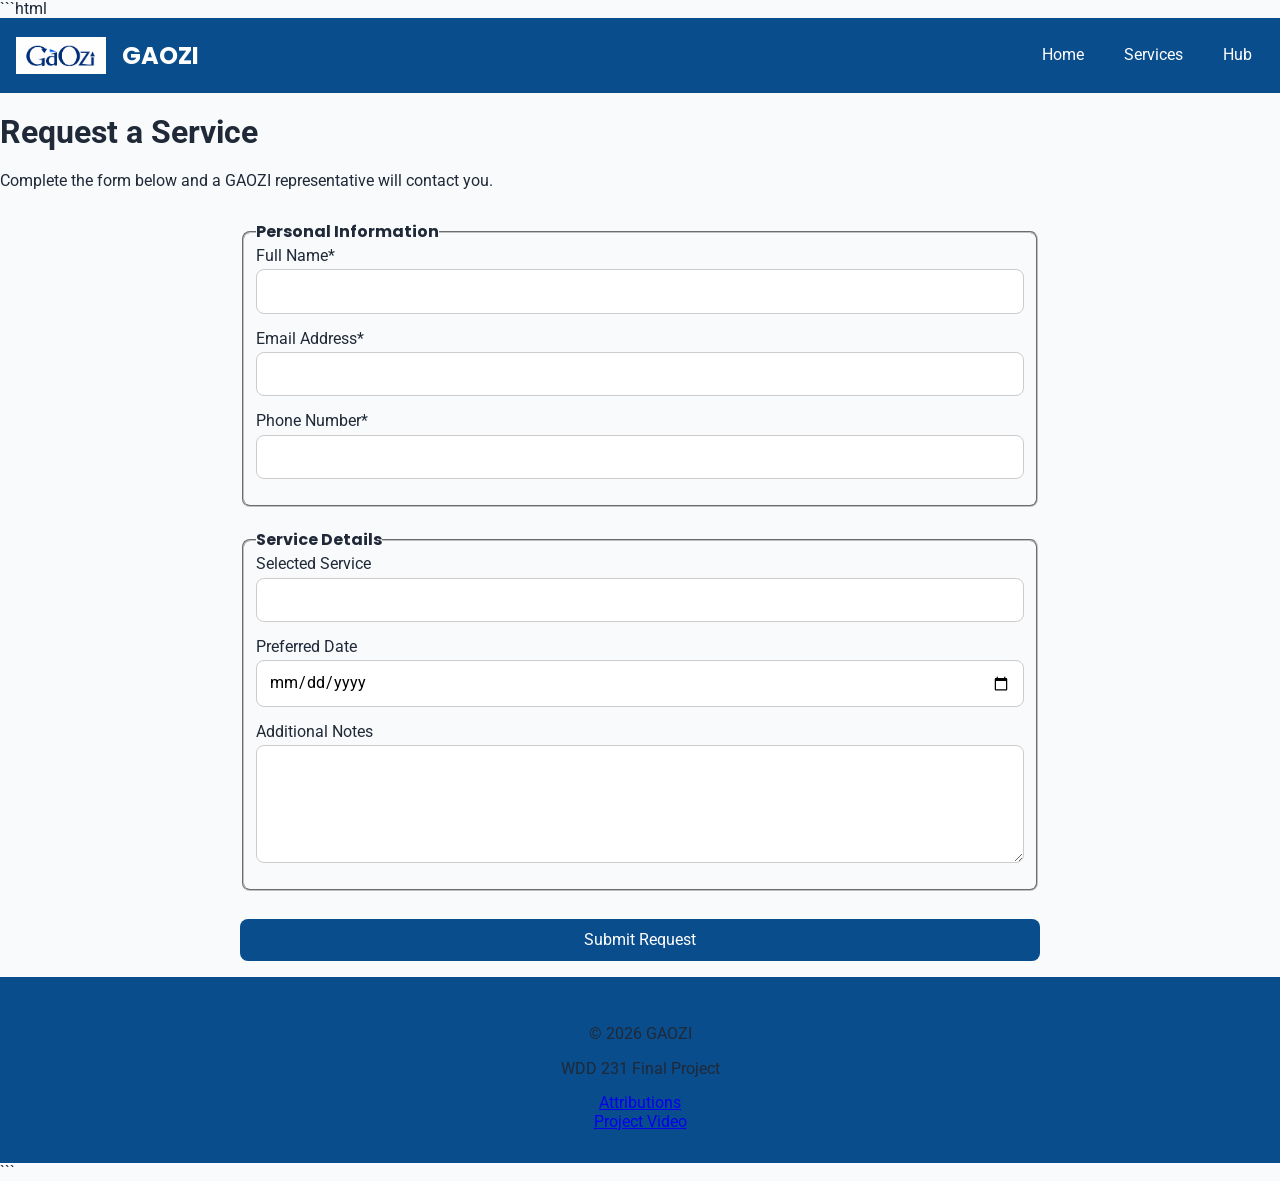
<file: gaozi/request.html>
```html
<!DOCTYPE html>
<html lang="en">
<head>
    <meta charset="UTF-8">

    <meta name="viewport"
          content="width=device-width, initial-scale=1.0">

    <meta name="description"
          content="Request a GAOZI service including logistics, shopping assistance, business support, and student productivity solutions.">

    <meta name="author"
          content="Chisomaga Chiwuikem Eke">

    <title>GAOZI | Request Service</title>

    <link rel="icon"
          type="image/x-icon"
          href="favicon.ico">

    <link rel="preconnect"
          href="https://fonts.googleapis.com">

    <link rel="preconnect"
          href="https://fonts.gstatic.com"
          crossorigin>

    <link href="https://fonts.googleapis.com/css2?family=Poppins:wght@400;600;700&family=Roboto:wght@400;500&display=swap"
          rel="stylesheet">

    <link rel="stylesheet"
          href="styles/normalize.css">

    <link rel="stylesheet"
          href="styles/small.css">

    <link rel="stylesheet"
          href="styles/larger.css">

    <script src="scripts/navigation.js"
            defer></script>

    <script src="scripts/request.js"
            defer></script>

</head>

<body>

<header>

    <div class="logo-container">

        <a href="index.html">

            <img src="images/gaozi-logo.webp"
                 alt="GAOZI Logo"
                 width="80"
                 height="80">

        </a>

        <span class="site-name">GAOZI</span>

    </div>

    <button id="menu"
            aria-label="Open Navigation Menu">
        ☰
    </button>

    <nav>

        <ul class="navigation">

            <li>
                <a href="index.html">
                    Home
                </a>
            </li>

            <li>
                <a href="services.html">
                    Services
                </a>
            </li>

            <li>
                <a href="hub.html">
                    Hub
                </a>
            </li>

        </ul>

    </nav>

</header>

<main>

    <section class="request-hero">

        <h1>Request a Service</h1>

        <p>
            Complete the form below and a GAOZI
            representative will contact you.
        </p>

    </section>

    <section class="request-form-section">

        <form method="get"
              action="confirmation.html">

            <fieldset>

                <legend>Personal Information</legend>

                <label>
                    Full Name*
                    <input
                        type="text"
                        name="fullname"
                        required>
                </label>

                <label>
                    Email Address*
                    <input
                        type="email"
                        name="email"
                        required>
                </label>

                <label>
                    Phone Number*
                    <input
                        type="tel"
                        name="phone"
                        required>
                </label>

            </fieldset>

            <fieldset>

                <legend>Service Details</legend>

                <label>
                    Selected Service

                    <input
                        type="text"
                        id="selected-service"
                        name="service"
                        readonly>
                </label>

                <label>
                    Preferred Date

                    <input
                        type="date"
                        name="service-date">
                </label>

                <label>
                    Additional Notes

                    <textarea
                        name="notes"
                        rows="5"></textarea>
                </label>

            </fieldset>

            <input
                type="submit"
                value="Submit Request"
                class="submit-btn">

        </form>

    </section>

</main>

<footer>

    <p>
        &copy; <span id="current-year"></span> GAOZI
    </p>

    <p>
        WDD 231 Final Project
    </p>

    <a href="attributions.html">
        Attributions
    </a>

    <br>

    <a href="#">
        Project Video
    </a>

</footer>

</body>
</html>
```
</file>
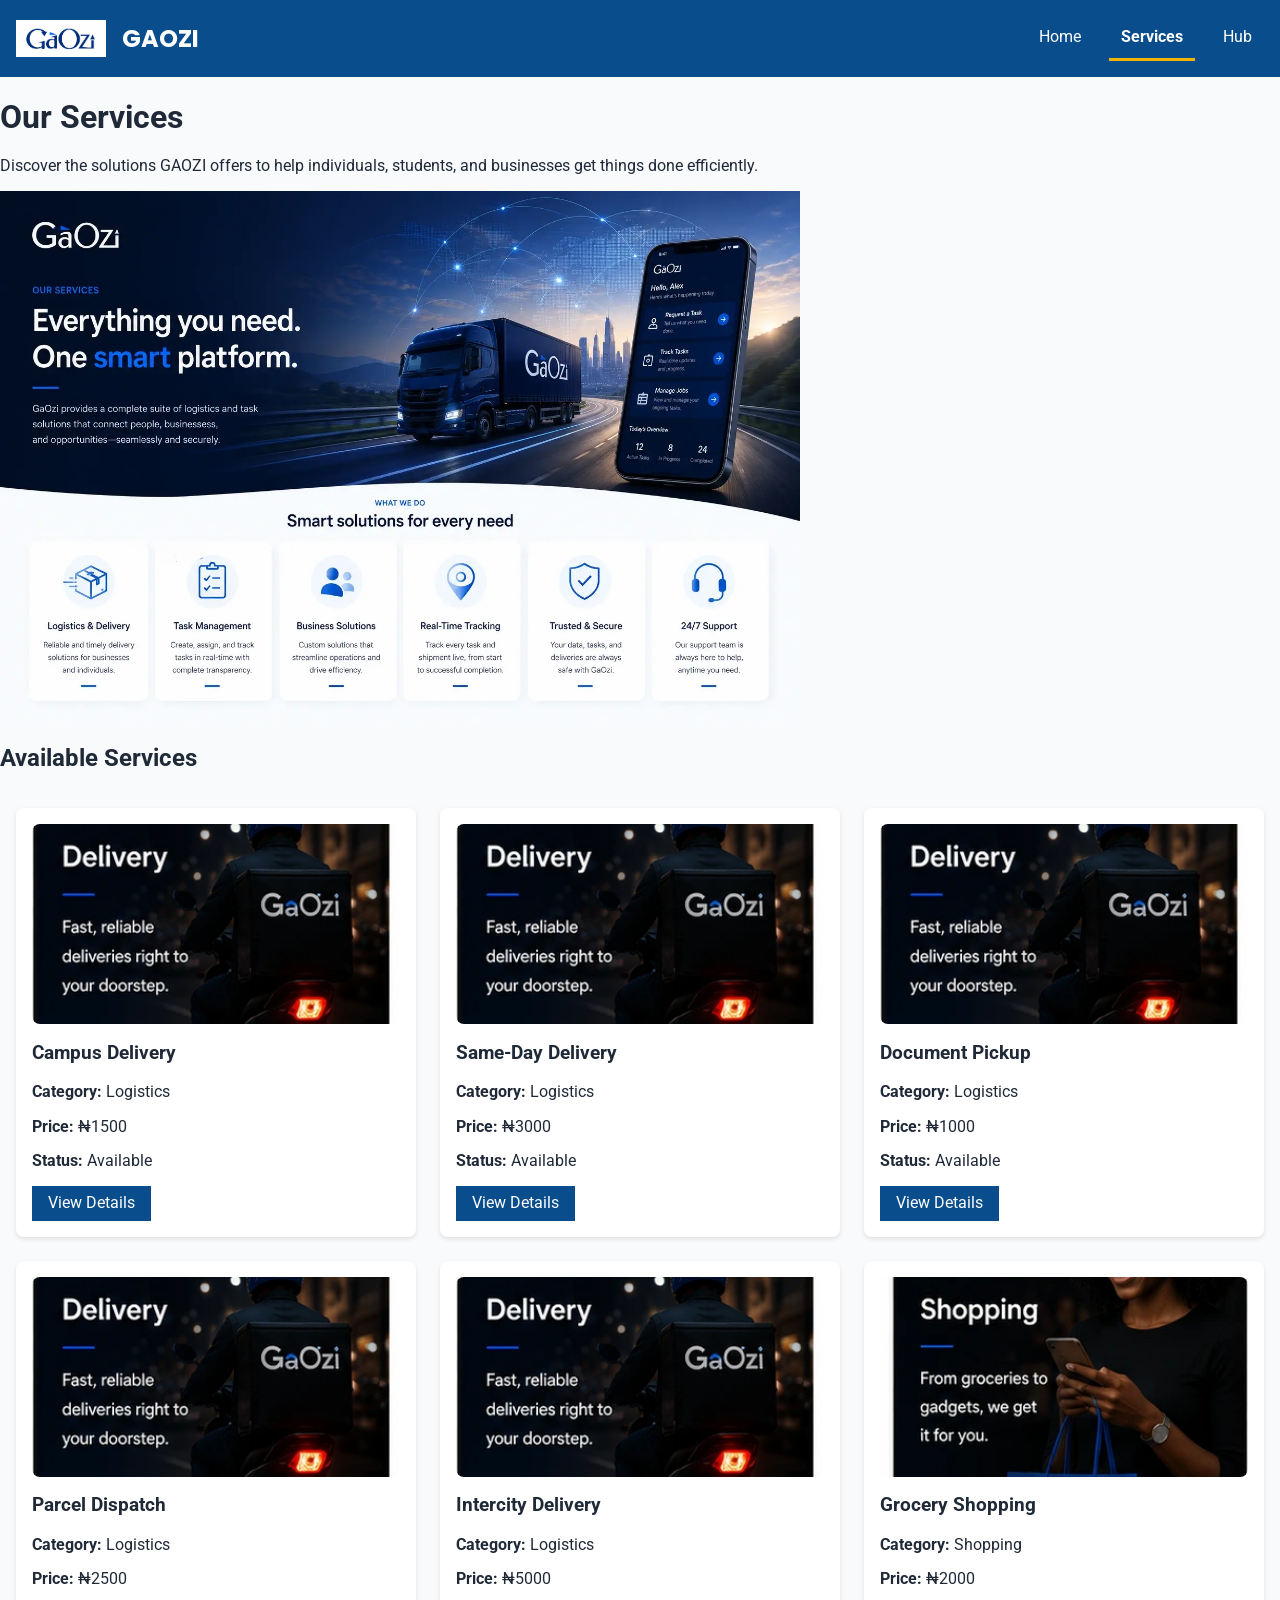
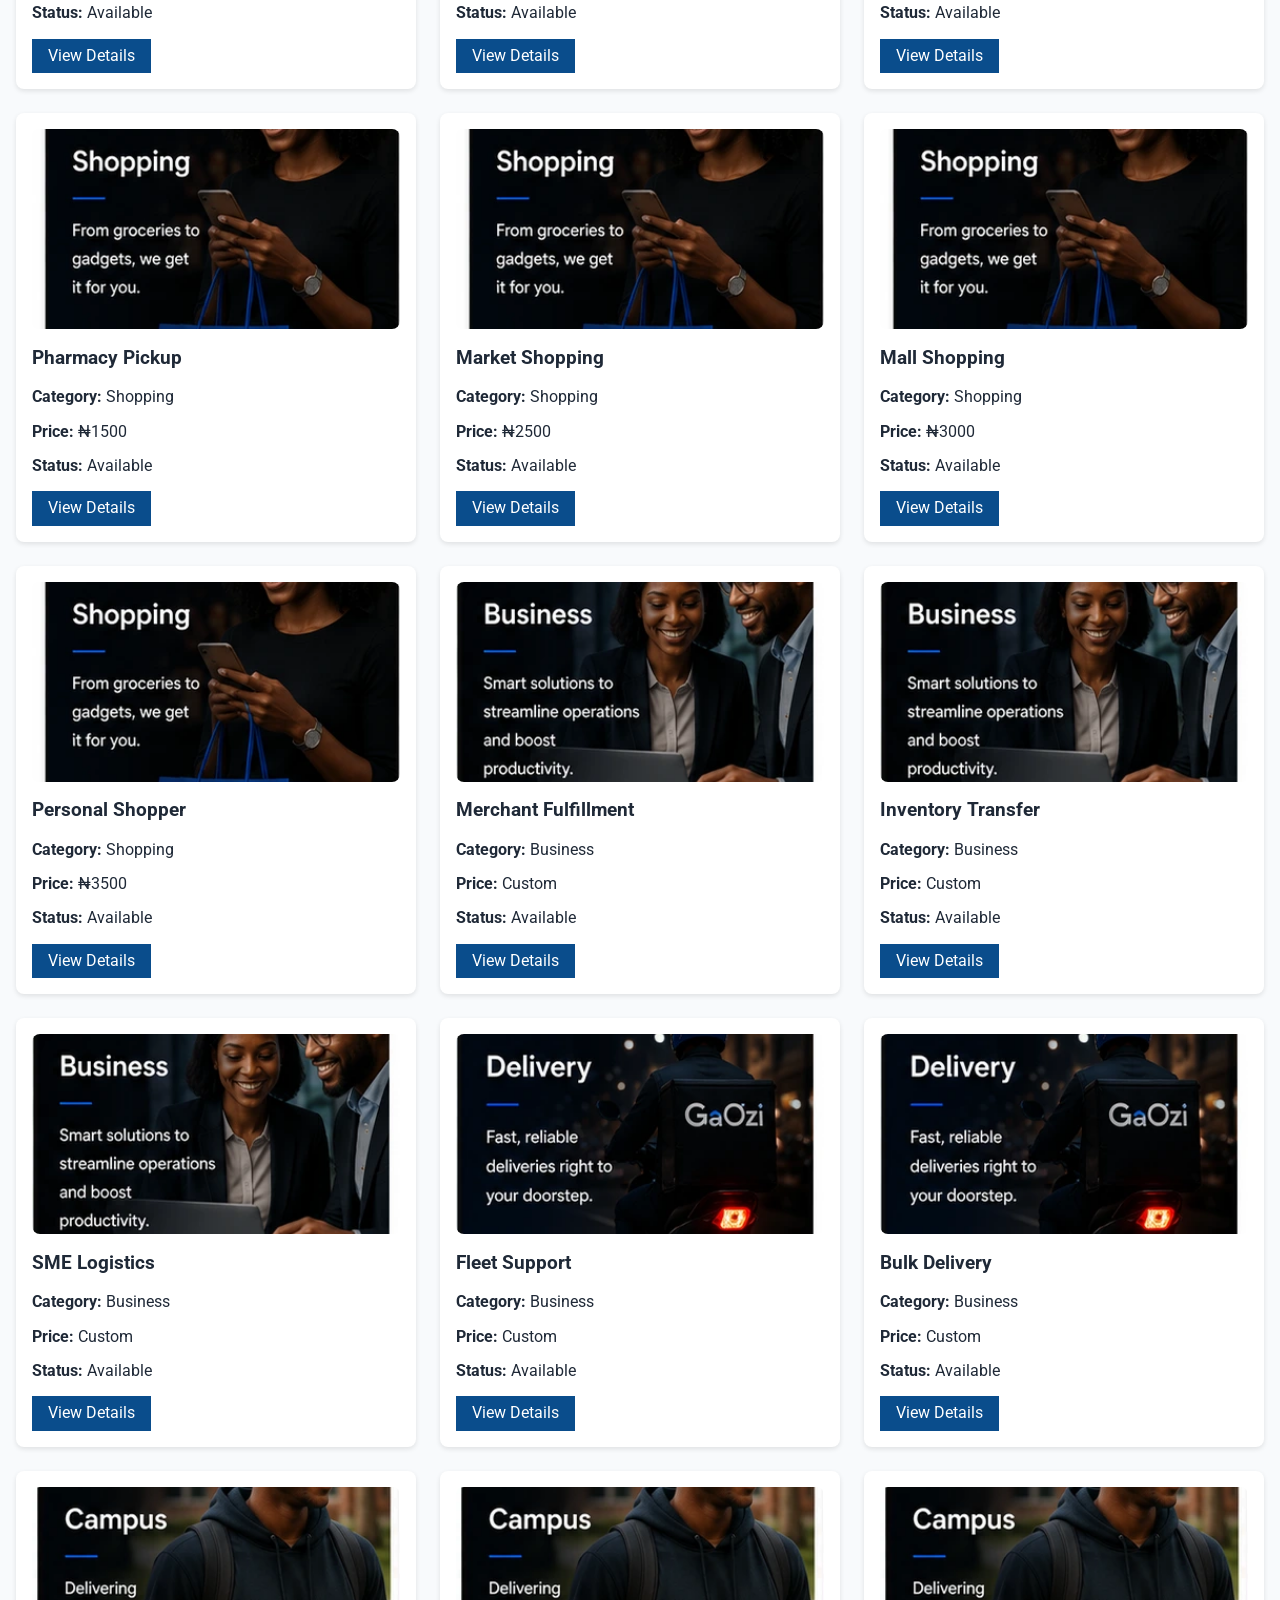
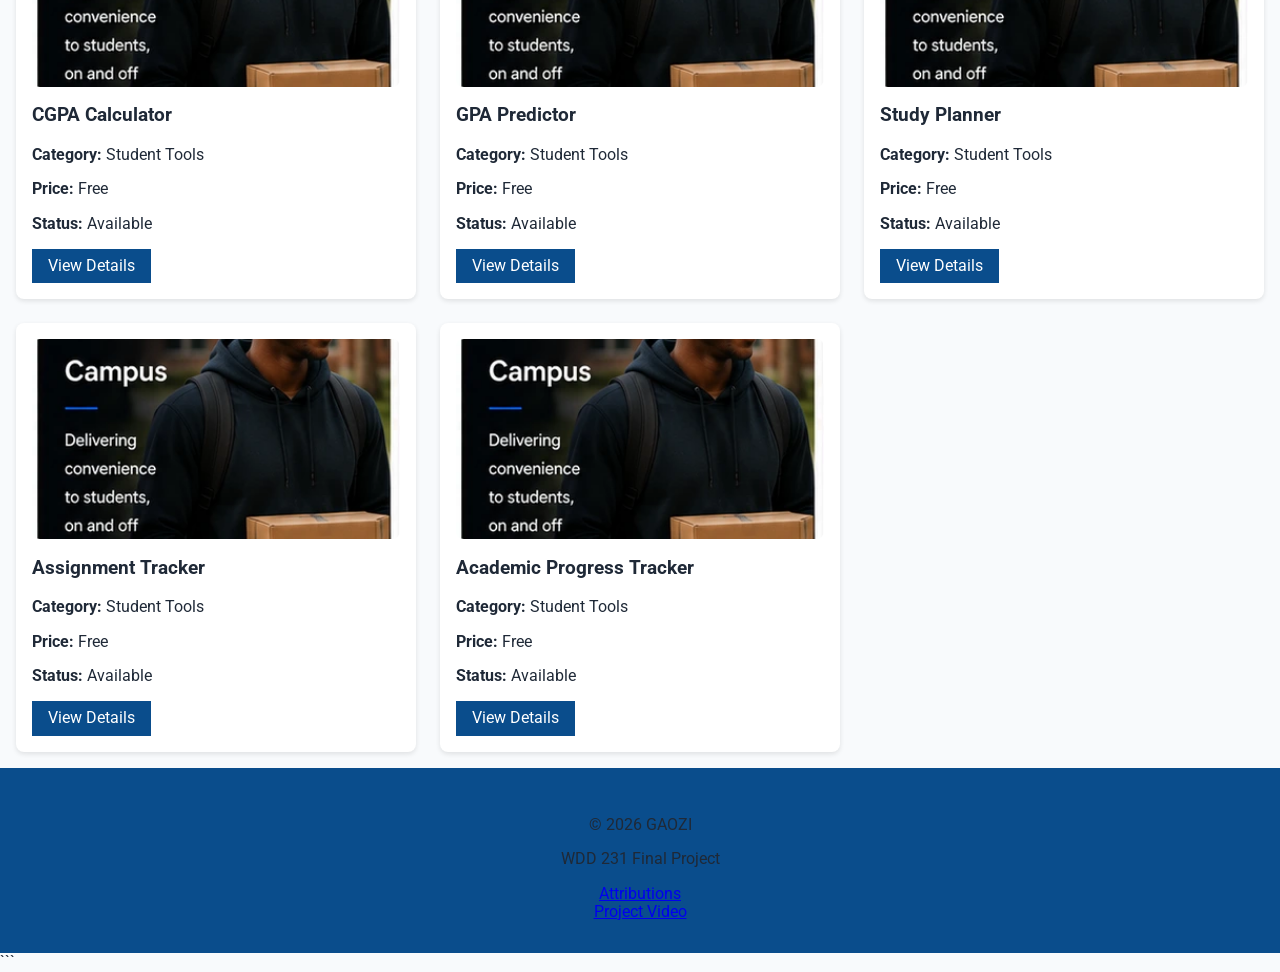
<file: gaozi/services.html>
<!DOCTYPE html>
<html lang="en">
<head>
    <meta charset="UTF-8">

    <meta name="viewport"
          content="width=device-width, initial-scale=1.0">

    <meta name="description"
          content="Explore GAOZI services including logistics, shopping assistance, business solutions, and student productivity tools.">

    <meta name="author"
          content="Chisomaga Chiwuikem Eke">

    <title>GAOZI | Services</title>

    <link rel="icon" type="image/x-icon" href="favicon.ico">

    <link rel="preconnect"
          href="https://fonts.googleapis.com">

    <link rel="preconnect"
          href="https://fonts.gstatic.com"
          crossorigin>

    <link href="https://fonts.googleapis.com/css2?family=Poppins:wght@400;600;700&family=Roboto:wght@400;500&display=swap"
          rel="stylesheet">

    <link rel="stylesheet"
          href="styles/normalize.css">

    <link rel="stylesheet"
          href="styles/small.css">

    <link rel="stylesheet"
          href="styles/larger.css">
    
    <script src="scripts/navigation.js"
            defer></script>

    <script type="module"
            src="scripts/main.js"></script>

</head>

<body>

<header>

    <div class="logo-container">

        <img src="images/gaozi-logo.webp"
            alt="GAOZI logo"
            width="80"
            height="80">

        <span class="site-name">GAOZI</span>

    </div>

    <button id="menu"
            aria-label="Open Navigation Menu">
        ☰
    </button>

    <nav>

        <ul class="navigation">

            <li>
                <a href="index.html">
                    Home
                </a>
            </li>

            <li>
                <a href="services.html"
                   class="active">
                    Services
                </a>
            </li>

            <li>
                <a href="hub.html">
                    Hub
                </a>
            </li>

        </ul>

    </nav>

</header>

<main>

    <section class="services-hero">

        <h1>Our Services</h1>

        <p>
            Discover the solutions GAOZI offers to help
            individuals, students, and businesses get
            things done efficiently.
        </p>

        <img src="images/gaozi-services.webp"
             alt="GAOZI services"
             width="800"
             height="500">

    </section>

    <section>

        <h2>Available Services</h2>
        <p id="recent-service"></p>

        <div id="services-container">

        </div>

    </section>

    <dialog id="service-details">

        <h2 id="modal-title"></h2>

        <p id="modal-category"></p>

        <p id="modal-price"></p>

        <p id="modal-status"></p>

        <p id="modal-description"></p>

        <a id="request-link"
            class="request-btn"
            href="request.html">
                Request Service
            </a>

        <button id="close-modal">
            Close
        </button>

    </dialog>

</main>

<footer>

    <p>
        &copy; <span id="current-year"></span> GAOZI
    </p>

    <p>
        WDD 231 Final Project
    </p>

    <a href="attributions.html">
        Attributions
    </a>

    <br>

    <a href="#">
        Project Video
    </a>

</footer>

</body>
</html>
```
</file>
<file: gaozi/styles/small.css>
:root {
    --primary-color: #0A4D8C;
    --secondary-color: #3FA9F5;
    --accent-color: #F4B400;
    --background-color: #F8FAFC;
    --text-color: #1F2937;
}

/* GLOBAL */

* {
    box-sizing: border-box;
}

html,
body {
    width: 100%;
    overflow-x: hidden;
}

body {
    margin: 0;
    font-family: "Roboto", sans-serif;
    background-color: var(--background-color);
    color: var(--text-color);
}

main {
    width: 100%;
    overflow-x: hidden;
}

img {
    max-width: 100%;
    height: auto;
    display: block;
}

/* HEADER */

header {
    background-color: var(--primary-color);
    color: white;
    padding: 1rem;
}

.logo-container {
    display: flex;
    align-items: center;
    gap: 1rem;
}

.logo-container img {
    width: 90px;
    height: auto;
}

.site-name {
    font-family: "Poppins", sans-serif;
    font-size: 1.5rem;
    font-weight: 700;
}

#menu {
    background: none;
    border: none;
    color: white;
    font-size: 2rem;
    cursor: pointer;
}

.navigation {
    list-style: none;
    padding: 0;
    margin: 0;
    display: none;
}

.navigation.open {
    display: block;
}

.navigation a {
    display: block;
    padding: .75rem;
    color: white;
    text-decoration: none;
}

.navigation a:hover {
    background-color: rgba(255,255,255,.2);
}

.active {
    color: var(--accent-color);
    font-weight: 700;
    border-bottom: 3px solid var(--accent-color);
}

/* HERO */

.hero {
    padding: 1rem;
}

.hero-image img {
    width: 100%;
}

.hero-content h1,
.about h2 {
    font-family: "Poppins", sans-serif;
}

/* BUTTONS */

.cta-button {
    display: inline-block;
    margin-top: 1rem;
    background-color: var(--accent-color);
    color: black;
    padding: .75rem 1.5rem;
    text-decoration: none;
    border-radius: .5rem;
    font-weight: 600;
}

.cta-button:hover {
    background-color: #d89c00;
}

/* SECTIONS */

.about,
.featured-services,
.why-gaozi,
.testimonials,
.cta-section {
    padding: 2rem 1rem;
}

/* CARDS */

.service-cards,
.benefits,
.testimonial-cards {
    display: grid;
    gap: 1rem;
}

.card,
.benefits article {
    background: white;
    padding: 1rem;
    border-radius: .5rem;
    box-shadow: 0 2px 5px rgba(0,0,0,.1);
}

/* TESTIMONIALS */

.testimonial {
    background: white;
    padding: 1rem;
    border-radius: .5rem;
    box-shadow: 0 2px 5px rgba(0,0,0,.1);
    text-align: center;
}

.testimonial img {
    width: 150px;
    margin: 0 auto 1rem;
    border-radius: .5rem;
}

.testimonial blockquote {
    margin: 0;
    font-style: italic;
    line-height: 1.5;
}

/* CTA */

.cta-section {
    text-align: center;
    padding: 3rem 1rem;
}

/* SERVICES PAGE */

#services-container {
    display: grid;
    grid-template-columns: 1fr;
    gap: 1rem;
    padding: 1rem;
    width: 100%;
}

.service-card {
    background: white;
    border-radius: .5rem;
    box-shadow: 0 2px 5px rgba(0,0,0,.1);
    padding: 1rem;
    overflow: hidden;
}

.service-card img {
    width: 100%;
    height: 200px;
    object-fit: cover;
    border-radius: .5rem;
}

.service-card button {
    background-color: var(--primary-color);
    color: white;
    border: none;
    padding: .5rem 1rem;
    cursor: pointer;
}

/* DIALOG */

dialog {
    width: 90%;
    max-width: 500px;
    border: none;
    border-radius: .75rem;
    padding: 1.5rem;
}

dialog::backdrop {
    background-color: rgba(0,0,0,.5);
}

#close-modal {
    background-color: var(--primary-color);
    color: white;
    border: none;
    padding: .5rem 1rem;
    cursor: pointer;
    margin-top: 1rem;
}

#modal-image {
    width: 100%;
    border-radius: .5rem;
    margin-bottom: 1rem;
}

/* REQUEST FORM */

.request-form-section {
    padding: 1rem;
}

form {
    max-width: 800px;
    margin: 0 auto;
}

fieldset {
    margin-bottom: 1.5rem;
    border-radius: .5rem;
}

legend {
    font-family: "Poppins", sans-serif;
    font-weight: 700;
}

label {
    display: block;
    margin-bottom: 1rem;
}

input,
textarea,
select {
    width: 100%;
    padding: .75rem;
    margin-top: .25rem;
    border: 1px solid #ccc;
    border-radius: .5rem;
}

.submit-btn {
    background-color: var(--primary-color);
    color: white;
    border: none;
    padding: .75rem 1.5rem;
    border-radius: .5rem;
    cursor: pointer;
}

.delete-btn {
    margin-left: 1rem;
    padding: .4rem .8rem;
    border: none;
    border-radius: 5px;
    background-color: #d62828;
    color: white;
    cursor: pointer;
}

/* CONFIRMATION PAGE */

.confirmation-section {
    max-width: 800px;
    margin: 2rem auto;
    padding: 1rem;
}

#confirmation-results {
    background: white;
    padding: 1.5rem;
    border-radius: .5rem;
    box-shadow: 0 2px 5px rgba(0,0,0,.1);
}

/* HUB PAGE */

.hub-hero {
    text-align: center;
    padding: 2rem 1rem;
}

.tool-section {
    background: white;
    margin: 1.5rem 1rem;
    padding: 1.5rem;
    border-radius: .75rem;
    box-shadow: 0 2px 10px rgba(0,0,0,.1);
}

.calculator-form {
    display: flex;
    flex-direction: column;
    gap: 1rem;
}

#course-list,
#study-list,
#assignment-list {
    margin: 1rem 0;
}

.tool-section button {
    margin-top: .75rem;
}
</file>
<file: gaozi/styles/larger.css>
@media screen and (min-width: 768px) {

    /* Header */

    header {
        display: flex;
        justify-content: space-between;
        align-items: center;
    }

    #menu {
        display: none;
    }

    .navigation {
        display: flex;
        gap: 1rem;
    }

    /* Hero */

    .hero {
        display: grid;
        grid-template-columns: 1fr 1fr;
        gap: 2rem;
        align-items: center;
        padding: 2rem;
    }

    /* General Sections */

    .about,
    .featured-services,
    .why-gaozi,
    .testimonials,
    .cta-section {
        max-width: 1200px;
        margin: 0 auto;
        padding: 2rem;
    }

    /* Home Page Cards */

    .service-cards,
    .benefits,
    .testimonial-cards {
        display: grid;
        grid-template-columns: repeat(3, 1fr);
        gap: 1.5rem;
        align-items: stretch;
    }

    .testimonial-cards blockquote {
        height: 100%;
    }

    /* Services Page Cards */

    #services-container {
        display: grid;
        grid-template-columns: repeat(3, 1fr);
        gap: 1.5rem;
    }

    /* Footer */

    footer {
        padding: 2rem;
        text-align: center;
        background-color: var(--primary-color);
    }

    .calculator-form {
    display: grid;
    grid-template-columns: 1fr 1fr auto;
    gap: 1rem;
    align-items: end;
}

.tool-section {
    max-width: 1000px;
    margin: 2rem auto;
}
}
</file>
<file: owerri-chamber/styles/small.css>
:root {
    --primary-color: #003366;
    --secondary-color: #f5f5f5;
    --accent-color: #ff9900;
    --text-color: #1f1f1f;
    --white: #ffffff;
    --border-color: #cccccc;
    --max-width: 1200px;
}

* {
    box-sizing: border-box;
}

body {
    margin: 0;
    font-family: 'Roboto', sans-serif;
    color: var(--text-color);
    background-color: var(--white);
    line-height: 1.6;
}

img {
    max-width: 100%;
    height: auto;
    display: block;
}

header,
main,
footer {
    max-width: var(--max-width);
    margin: 0 auto;
}

/* ---------- HEADER ---------- */

header {
    background-color: var(--primary-color);
    color: var(--white);
    padding: 1rem;
}

.branding {
    display: flex;
    align-items: center;
    gap: 1rem;
}

.site-name {
    display: block;
    font-size: 1.5rem;
    font-weight: 700;
}

.site-purpose {
    display: block;
    font-size: 0.9rem;
}

/* ---------- NAVIGATION ---------- */

#menu {
    border: 0;
    background-color: var(--accent-color);
    color: var(--white);
    padding: 0.5rem 1rem;
    font-size: 1.5rem;
    cursor: pointer;
    border-radius: 5px;
    margin-top: 1rem;
}

.navigation {
    display: none;
    list-style: none;
    padding: 0;
    margin: 1rem 0 0;
}

.navigation.open {
    display: block;
}

.navigation li {
    margin: 0;
}

.navigation a {
    display: block;
    padding: 1rem;
    text-decoration: none;
    color: var(--white);
    border-bottom: 1px solid rgba(255, 255, 255, 0.2);
}

.navigation a:hover {
    background-color: var(--accent-color);
}

.navigation .active {
    background-color: var(--accent-color);
    font-weight: 700;
}

/* ---------- MAIN ---------- */

main {
    padding: 1rem;
}

h1,
h2,
h3 {
    color: var(--primary-color);
}

h1 {
    text-align: center;
    margin-bottom: 2rem;
}

/* ---------- HERO ---------- */

.hero {
    position: relative;
    margin-bottom: 2rem;
}

.hero img {
    border-radius: 10px;
}

.cta-button {
    position: absolute;
    bottom: 20px;
    left: 20px;
    background-color: var(--accent-color);
    color: var(--white);
    padding: 0.75rem 1.5rem;
    text-decoration: none;
    border-radius: 5px;
    font-weight: 700;
}

.cta-button:hover {
    background-color: var(--primary-color);
}

/* ---------- HOME GRID ---------- */

.home-grid {
    display: grid;
    grid-template-columns: 1fr;
    gap: 1rem;
    margin-bottom: 2rem;
}

.card {
    background-color: var(--secondary-color);
    border: 1px solid var(--border-color);
    border-radius: 10px;
    padding: 1rem;
}

/* ---------- SPOTLIGHTS ---------- */

.spotlights {
    display: grid;
    grid-template-columns: 1fr;
    gap: 1rem;
}

.business-card {
    background-color: var(--secondary-color);
    border: 1px solid var(--border-color);
    border-radius: 10px;
    padding: 1rem;
    text-align: center;
}

.business-card img {
    margin: 0 auto 1rem;
}

.business-card a {
    color: var(--primary-color);
    font-weight: 700;
    text-decoration: none;
}

.business-card a:hover {
    color: var(--accent-color);
}

/* ---------- DIRECTORY MENU ---------- */

.menu {
    margin: 1rem 0;
    text-align: center;
}

.menu button {
    padding: 0.75rem 1rem;
    margin: 0.5rem;
    border: none;
    background-color: var(--primary-color);
    color: var(--white);
    cursor: pointer;
    border-radius: 5px;
    font-weight: 700;
}

.menu button:hover {
    background-color: var(--accent-color);
}

/* ---------- GRID VIEW ---------- */

.grid {
    display: grid;
    grid-template-columns: 1fr;
    gap: 1rem;
}

.grid section {
    background-color: var(--secondary-color);
    border: 1px solid var(--border-color);
    border-radius: 10px;
    padding: 1rem;
    text-align: center;
}

.grid img {
    width: 100%;
    max-width: 200px;
    margin: 0 auto;
}

/* ---------- LIST VIEW ---------- */

.list {
    display: flex;
    flex-direction: column;
}

.list section {
    display: grid;
    grid-template-columns: 1fr;
    padding: 1rem;
    border-bottom: 1px solid var(--border-color);
    background-color: var(--secondary-color);
}

.list section img {
    display: none;
}

/* ---------- FOOTER ---------- */

footer {
    background-color: var(--primary-color);
    color: var(--white);
    padding: 2rem 1rem;
    margin-top: 2rem;
}

.footer-left,
.footer-right {
    margin-bottom: 1rem;
}

footer h2 {
    color: var(--white);
    margin-top: 0;
}

/* ---------- ACCESSIBILITY ---------- */

.visually-hidden {
    position: absolute;
    left: -9999px;
}
</file>
<file: owerri-chamber/styles/larger.css>
@media only screen and (min-width: 768px) {

    /* ---------- HEADER ---------- */

    header {
        display: flex;
        justify-content: space-between;
        align-items: center;
    }

    #menu {
        display: none;
    }

    .navigation {
        display: flex;
        gap: 1rem;
        margin: 0;
    }

    .navigation li {
        margin: 0;
    }

    .navigation a {
        border: none;
    }

    /* ---------- HOME GRID ---------- */

    .home-grid {
        grid-template-columns: 2fr 1fr 1fr;
    }

    /* ---------- SPOTLIGHTS ---------- */

    .spotlights {
        grid-template-columns: repeat(3, 1fr);
    }

    /* ---------- DIRECTORY GRID ---------- */

    .grid {
        grid-template-columns: repeat(3, 1fr);
    }

    /* ---------- DIRECTORY LIST ---------- */

    .list section {
        grid-template-columns: 2fr 2fr 1fr 1fr;
        align-items: center;
    }

    /* ---------- FOOTER ---------- */

    footer {
        display: flex;
        justify-content: space-between;
    }

    .footer-left,
    .footer-right {
        margin-bottom: 0;
    }

}
</file>
<file: styles/small.css>
:root {
    --primary-color: #003366;
    --secondary-color: #f5f5f5;
    --accent-color: #ff9900;
    --text-color: #1f1f1f;
    --white: #ffffff;
    --black: #000000;
    --border-color: #cccccc;
    --light-gray: #eeeeee;
    --max-width: 1200px;
}

/* ---------- GLOBAL ---------- */

* {
    box-sizing: border-box;
}

body {
    margin: 0;
    font-family: 'Roboto', sans-serif;
    color: var(--text-color);
    background-color: var(--white);
    line-height: 1.6;
}

img {
    display: block;
    max-width: 100%;
    height: auto;
}

header,
main,
footer {
    max-width: var(--max-width);
    margin: 0 auto;
}

/* ---------- HEADER ---------- */

header {
    background-color: var(--primary-color);
    color: var(--white);
    padding: 1rem;
}

.branding {
    display: flex;
    align-items: center;
    gap: 1rem;
}

.site-name {
    display: block;
    font-size: 1.5rem;
    font-weight: 700;
}

.site-purpose {
    display: block;
    font-size: 0.9rem;
}

/* ---------- NAVIGATION ---------- */

#menu {
    border: none;
    background-color: var(--accent-color);
    color: var(--primary-color);
    padding: 0.5rem 1rem;
    font-size: 1.5rem;
    border-radius: 5px;
    cursor: pointer;
    margin-top: 1rem;
}

.navigation {
    display: none;
    list-style: none;
    padding: 0;
    margin: 1rem 0 0;
}

.navigation.open {
    display: block;
}

.navigation li {
    margin: 0;
}

.navigation a {
    display: block;
    padding: 1rem;
    text-decoration: none;
    color: var(--white);
    border-bottom: 1px solid rgb(255 255 255 / 20%);
}

.navigation a:hover {
    background-color: var(--accent-color);
    color: var(--primary-color);
}

.navigation .active {
    background-color: var(--accent-color);
    color: var(--primary-color);
    font-weight: 700;
}

/* ---------- MAIN ---------- */

main {
    padding: 1rem;
}

h1,
h2,
h3 {
    color: var(--primary-color);
}

h1 {
    text-align: center;
    margin-bottom: 2rem;
}

/* ---------- HERO ---------- */

.hero {
    position: relative;
    margin-bottom: 2rem;
}

.hero img {
    border-radius: 10px;
}

.cta-button {
    position: absolute;
    bottom: 20px;
    right: 20px;

    background-color: var(--accent-color);
    color: var(--primary-color);

    padding: 0.75rem 1.5rem;

    text-decoration: none;
    font-weight: 700;

    border-radius: 5px;
}

.cta-button:hover {
    background-color: var(--primary-color);
    color: var(--white);
}

/* ---------- HOME GRID ---------- */

.home-grid {
    display: grid;
    grid-template-columns: 1fr;
    gap: 1rem;
    margin-bottom: 2rem;
}

.card {
    background-color: var(--secondary-color);
    border: 1px solid var(--border-color);
    border-radius: 10px;
    padding: 1rem;
    min-height: 220px;
}

.card h2 {
    margin-top: 0;
}

/* ---------- WEATHER ---------- */

.weather figure {
    margin: 0;
    text-align: center;
}

.weather img {
    width: 75px;
    height: 75px;
    margin: 0 auto;
}

.weather figcaption {
    text-transform: capitalize;
    font-weight: 500;
}

#humidity {
    margin-top: 0.5rem;
}

/* ---------- FORECAST ---------- */

.forecast p {
    margin: 0.5rem 0;
    font-weight: 500;
}

/* ---------- SPOTLIGHTS ---------- */

.spotlights {
    margin-top: 2rem;
}

#spotlight-container {
    display: grid;
    grid-template-columns: 1fr;
    gap: 1rem;
}

.spotlight-card {
    background-color: var(--secondary-color);
    border: 1px solid var(--border-color);
    border-radius: 10px;
    padding: 1rem;
    text-align: center;
}

.spotlight-card img {
    max-width: 150px;
    margin: 0 auto 1rem;
}

.spotlight-card h3 {
    margin-top: 0;
}

.spotlight-card a {
    color: var(--primary-color);
    font-weight: 700;
    text-decoration: none;
}

.spotlight-card a:hover {
    color: var(--accent-color);
}

/* ---------- DIRECTORY CONTROLS ---------- */

.menu {
    text-align: center;
    margin: 1rem 0;
}

.menu button {
    padding: 0.75rem 1rem;
    margin: 0.5rem;

    border: none;
    border-radius: 5px;

    background-color: var(--primary-color);
    color: var(--white);

    cursor: pointer;
    font-weight: 700;
}

.menu button:hover {
    background-color: var(--accent-color);
    color: var(--primary-color);
}

/* ---------- DIRECTORY GRID ---------- */

.grid {
    display: grid;
    grid-template-columns: 1fr;
    gap: 1rem;
}

.grid section {
    background-color: var(--secondary-color);
    border: 1px solid var(--border-color);
    border-radius: 10px;
    padding: 1rem;
    text-align: center;
}

.grid img {
    width: 100%;
    max-width: 200px;
    margin: 0 auto;
}

/* ---------- DIRECTORY LIST ---------- */

.list {
    display: flex;
    flex-direction: column;
}

.list section {
    display: grid;
    grid-template-columns: 1fr;
    padding: 1rem;
    border-bottom: 1px solid var(--border-color);
    background-color: var(--secondary-color);
}

.list section:nth-child(even) {
    background-color: var(--light-gray);
}

.list section img {
    display: none;
}

/* ---------- FOOTER ---------- */

footer {
    background-color: var(--primary-color);
    color: var(--white);
    padding: 2rem 1rem;
    margin-top: 2rem;
}

footer h2 {
    color: var(--white);
    margin-top: 0;
}

.footer-left,
.footer-right {
    margin-bottom: 1rem;
}

/* ---------- ACCESSIBILITY ---------- */

.visually-hidden {
    position: absolute;
    left: -9999px;
}

/* ==========================================
   JOIN PAGE
========================================== */

.join-layout {
    display: grid;
    grid-template-columns: 1fr;
    gap: 2rem;
}

/* ---------- FORM ---------- */

form {
    display: grid;
    gap: 1rem;
}

form label {
    display: flex;
    flex-direction: column;
    font-weight: 700;
    color: var(--primary-color);
}

form input,
form select,
form textarea {
    margin-top: 0.5rem;
    padding: 0.75rem;
    border: 1px solid var(--border-color);
    border-radius: 5px;
    font-size: 1rem;
    font-family: inherit;
    color: var(--text-color);
}

form textarea {
    resize: vertical;
}

form input[type="submit"] {
    background-color: var(--primary-color);
    color: var(--white);
    border: none;
    cursor: pointer;
    font-weight: 700;
    padding: 1rem;
}

form input[type="submit"]:hover {
    background-color: var(--accent-color);
    color: var(--primary-color);
}

/* ---------- MEMBERSHIP CARDS ---------- */

.membership-cards {
    display: grid;
    gap: 1rem;
}

.membership-card {
    background-color: var(--secondary-color);
    border: 1px solid var(--border-color);
    border-radius: 10px;
    padding: 1.5rem;
    text-align: center;

    opacity: 0;
    transform: translateY(30px);

    animation: cardFadeIn 1s ease forwards;
}

.membership-card:nth-child(2) {
    animation-delay: 0.2s;
}

.membership-card:nth-child(3) {
    animation-delay: 0.4s;
}

.membership-card:nth-child(4) {
    animation-delay: 0.6s;
}

.membership-card:nth-child(5) {
    animation-delay: 0.8s;
}

.membership-card h3 {
    margin-top: 0;
}

.membership-card a {
    display: inline-block;
    margin-top: 1rem;
    text-decoration: none;
    color: var(--primary-color);
    font-weight: 700;
}

.membership-card a:hover {
    color: var(--accent-color);
}

/* ---------- MODALS ---------- */

dialog {
    border: none;
    border-radius: 10px;
    padding: 2rem;
    max-width: 400px;
}

dialog::backdrop {
    background-color: rgb(0 0 0 / 50%);
}

dialog h2 {
    margin-top: 0;
}

dialog button {
    margin-top: 1rem;
    padding: 0.75rem 1rem;
    border: none;
    border-radius: 5px;
    background-color: var(--primary-color);
    color: var(--white);
    cursor: pointer;
}

/* ---------- THANK YOU PAGE ---------- */

.thankyou-card {
    background-color: var(--secondary-color);
    border: 1px solid var(--border-color);
    border-radius: 10px;
    padding: 2rem;
    max-width: 800px;
    margin: 0 auto;
}

.thankyou-card p {
    margin: 1rem 0;
}

/* ---------- ANIMATION ---------- */

@keyframes cardFadeIn {

    from {
        opacity: 0;
        transform: translateY(30px);
    }

    to {
        opacity: 1;
        transform: translateY(0);
    }

}

/* ==========================================
   DISCOVER PAGE
========================================== */

.visit-message-card {
    background-color: var(--secondary-color);
    border: 1px solid var(--border-color);
    border-radius: 10px;
    padding: 1rem;
    margin-bottom: 2rem;
}

#visit-message {
    font-weight: 700;
    color: var(--primary-color);
}

/* ---------- DISCOVER GRID ---------- */

#discover-cards {
    display: grid;
    gap: 1rem;

    grid-template-areas:
        "card1"
        "card2"
        "card3"
        "card4"
        "card5"
        "card6"
        "card7"
        "card8";
}

.card1 {
    grid-area: card1;
}

.card2 {
    grid-area: card2;
}

.card3 {
    grid-area: card3;
}

.card4 {
    grid-area: card4;
}

.card5 {
    grid-area: card5;
}

.card6 {
    grid-area: card6;
}

.card7 {
    grid-area: card7;
}

.card8 {
    grid-area: card8;
}

/* ---------- DISCOVER CARD ---------- */

.discover-card {
    background-color: var(--secondary-color);
    border: 1px solid var(--border-color);
    border-radius: 10px;
    padding: 1rem;
}

.discover-card h2 {
    margin-top: 0;
}

.discover-card figure {
    margin: 0;
}

.discover-card img {
    width: 100%;
    border-radius: 8px;
}

.discover-card address {
    margin: 1rem 0;
    font-style: normal;
    font-weight: 700;
}

.discover-card button {
    border: none;
    border-radius: 5px;
    background-color: var(--primary-color);
    color: var(--white);
    padding: 0.75rem 1rem;
    cursor: pointer;
    font-weight: 700;
}

.discover-card button:hover {
    background-color: var(--accent-color);
    color: var(--primary-color);
}
</file>
<file: styles/larger.css>
@media only screen and (min-width: 768px) {

    /* ---------- HEADER ---------- */

    header {
        display: flex;
        justify-content: space-between;
        align-items: center;
    }

    #menu {
        display: none;
    }

    .navigation {
        display: flex;
        gap: 1rem;
        margin: 0;
    }

    .navigation li {
        margin: 0;
    }

    .navigation a {
        border: none;
        padding: 0.75rem 1rem;
    }

    /* ---------- HERO ---------- */

    .cta-button {
        font-size: 1.1rem;
    }

    /* ---------- HOME PAGE ---------- */

    .home-grid {
        grid-template-columns: 2fr 1fr 1fr;
        align-items: stretch;
    }

    .card {
        height: 100%;
    }

    /* ---------- SPOTLIGHTS ---------- */

    #spotlight-container {
        display: grid;
        grid-template-columns: repeat(3, 1fr);
        gap: 1rem;
    }

    .spotlight-card {
        height: 100%;
    }

    /* ---------- DIRECTORY GRID ---------- */

    .grid {
        grid-template-columns: repeat(3, 1fr);
    }

    .grid section {
        height: 100%;
    }

    /* ---------- DIRECTORY LIST ---------- */

    .list section {
        grid-template-columns: 2fr 2fr 1fr 1fr;
        align-items: center;
        gap: 1rem;
    }

    /* ---------- FOOTER ---------- */

    footer {
        display: flex;
        justify-content: space-between;
        align-items: flex-start;
    }

    .footer-left,
    .footer-right {
        margin-bottom: 0;
        width: 48%;
    }

        /* ---------- JOIN PAGE ---------- */

    .join-layout {
        grid-template-columns: 2fr 1fr;
        align-items: start;
    }

    .membership-cards {
        position: sticky;
        top: 1rem;
    }

        /* ---------- DISCOVER PAGE ---------- */

    #discover-cards {
        grid-template-areas:
            "card1 card1"
            "card2 card3"
            "card4 card5"
            "card6 card7"
            "card8 card8";
    }

    .discover-card img:hover {
        transform: scale(1.05);
        transition: transform 0.3s ease;
    }

}
@media only screen and (min-width: 1025px) {

    #discover-cards {
        grid-template-areas:
            "card1 card1 card2 card3"
            "card4 card5 card5 card6"
            "card7 card8 card8 card8";
    }

    .discover-card img:hover {
        transform: scale(1.08);
        filter: brightness(1.05);
        transition: all 0.3s ease;
    }

}
</file>
<file: chamber/styles/small.css>
:root {
    --primary-color: #003366;
    --secondary-color: #f5f5f5;
    --accent-color: #ff9900;
    --text-color: #1f1f1f;
    --white: #ffffff;
    --black: #000000;
    --border-color: #cccccc;
    --light-gray: #eeeeee;
    --max-width: 1200px;
}

/* ---------- GLOBAL ---------- */

* {
    box-sizing: border-box;
}

body {
    margin: 0;
    font-family: 'Roboto', sans-serif;
    color: var(--text-color);
    background-color: var(--white);
    line-height: 1.6;
}

img {
    display: block;
    max-width: 100%;
    height: auto;
}

header,
main,
footer {
    max-width: var(--max-width);
    margin: 0 auto;
}

/* ---------- HEADER ---------- */

header {
    background-color: var(--primary-color);
    color: var(--white);
    padding: 1rem;
}

.branding {
    display: flex;
    align-items: center;
    gap: 1rem;
}

.site-name {
    display: block;
    font-size: 1.5rem;
    font-weight: 700;
}

.site-purpose {
    display: block;
    font-size: 0.9rem;
}

/* ---------- NAVIGATION ---------- */

#menu {
    border: none;
    background-color: var(--accent-color);
    color: var(--primary-color);
    padding: 0.5rem 1rem;
    font-size: 1.5rem;
    border-radius: 5px;
    cursor: pointer;
    margin-top: 1rem;
}

.navigation {
    display: none;
    list-style: none;
    padding: 0;
    margin: 1rem 0 0;
}

.navigation.open {
    display: block;
}

.navigation li {
    margin: 0;
}

.navigation a {
    display: block;
    padding: 1rem;
    text-decoration: none;
    color: var(--white);
    border-bottom: 1px solid rgb(255 255 255 / 20%);
}

.navigation a:hover {
    background-color: var(--accent-color);
    color: var(--primary-color);
}

.navigation .active {
    background-color: var(--accent-color);
    color: var(--primary-color);
    font-weight: 700;
}

/* ---------- MAIN ---------- */

main {
    padding: 1rem;
}

h1,
h2,
h3 {
    color: var(--primary-color);
}

h1 {
    text-align: center;
    margin-bottom: 2rem;
}

/* ---------- HERO ---------- */

.hero {
    position: relative;
    margin-bottom: 2rem;
}

.hero img {
    border-radius: 10px;
}

.cta-button {
    position: absolute;
    bottom: 20px;
    right: 20px;

    background-color: var(--accent-color);
    color: var(--primary-color);

    padding: 0.75rem 1.5rem;

    text-decoration: none;
    font-weight: 700;

    border-radius: 5px;
}

.cta-button:hover {
    background-color: var(--primary-color);
    color: var(--white);
}

/* ---------- HOME GRID ---------- */

.home-grid {
    display: grid;
    grid-template-columns: 1fr;
    gap: 1rem;
    margin-bottom: 2rem;
}

.card {
    background-color: var(--secondary-color);
    border: 1px solid var(--border-color);
    border-radius: 10px;
    padding: 1rem;
    min-height: 220px;
}

.card h2 {
    margin-top: 0;
}

/* ---------- WEATHER ---------- */

.weather figure {
    margin: 0;
    text-align: center;
}

.weather img {
    width: 75px;
    height: 75px;
    margin: 0 auto;
}

.weather figcaption {
    text-transform: capitalize;
    font-weight: 500;
}

#humidity {
    margin-top: 0.5rem;
}

/* ---------- FORECAST ---------- */

.forecast p {
    margin: 0.5rem 0;
    font-weight: 500;
}

/* ---------- SPOTLIGHTS ---------- */

.spotlights {
    margin-top: 2rem;
}

#spotlight-container {
    display: grid;
    grid-template-columns: 1fr;
    gap: 1rem;
}

.spotlight-card {
    background-color: var(--secondary-color);
    border: 1px solid var(--border-color);
    border-radius: 10px;
    padding: 1rem;
    text-align: center;
}

.spotlight-card img {
    max-width: 150px;
    margin: 0 auto 1rem;
}

.spotlight-card h3 {
    margin-top: 0;
}

.spotlight-card a {
    color: var(--primary-color);
    font-weight: 700;
    text-decoration: none;
}

.spotlight-card a:hover {
    color: var(--accent-color);
}

/* ---------- DIRECTORY CONTROLS ---------- */

.menu {
    text-align: center;
    margin: 1rem 0;
}

.menu button {
    padding: 0.75rem 1rem;
    margin: 0.5rem;

    border: none;
    border-radius: 5px;

    background-color: var(--primary-color);
    color: var(--white);

    cursor: pointer;
    font-weight: 700;
}

.menu button:hover {
    background-color: var(--accent-color);
    color: var(--primary-color);
}

/* ---------- DIRECTORY GRID ---------- */

.grid {
    display: grid;
    grid-template-columns: 1fr;
    gap: 1rem;
}

.grid section {
    background-color: var(--secondary-color);
    border: 1px solid var(--border-color);
    border-radius: 10px;
    padding: 1rem;
    text-align: center;
}

.grid img {
    width: 100%;
    max-width: 200px;
    margin: 0 auto;
}

/* ---------- DIRECTORY LIST ---------- */

.list {
    display: flex;
    flex-direction: column;
}

.list section {
    display: grid;
    grid-template-columns: 1fr;
    padding: 1rem;
    border-bottom: 1px solid var(--border-color);
    background-color: var(--secondary-color);
}

.list section:nth-child(even) {
    background-color: var(--light-gray);
}

.list section img {
    display: none;
}

/* ---------- FOOTER ---------- */

footer {
    background-color: var(--primary-color);
    color: var(--white);
    padding: 2rem 1rem;
    margin-top: 2rem;
}

footer h2 {
    color: var(--white);
    margin-top: 0;
}

.footer-left,
.footer-right {
    margin-bottom: 1rem;
}

/* ---------- ACCESSIBILITY ---------- */

.visually-hidden {
    position: absolute;
    left: -9999px;
}

/* ==========================================
   JOIN PAGE
========================================== */

.join-layout {
    display: grid;
    grid-template-columns: 1fr;
    gap: 2rem;
}

/* ---------- FORM ---------- */

form {
    display: grid;
    gap: 1rem;
}

form label {
    display: flex;
    flex-direction: column;
    font-weight: 700;
    color: var(--primary-color);
}

form input,
form select,
form textarea {
    margin-top: 0.5rem;
    padding: 0.75rem;
    border: 1px solid var(--border-color);
    border-radius: 5px;
    font-size: 1rem;
    font-family: inherit;
    color: var(--text-color);
}

form textarea {
    resize: vertical;
}

form input[type="submit"] {
    background-color: var(--primary-color);
    color: var(--white);
    border: none;
    cursor: pointer;
    font-weight: 700;
    padding: 1rem;
}

form input[type="submit"]:hover {
    background-color: var(--accent-color);
    color: var(--primary-color);
}

/* ---------- MEMBERSHIP CARDS ---------- */

.membership-cards {
    display: grid;
    gap: 1rem;
}

.membership-card {
    background-color: var(--secondary-color);
    border: 1px solid var(--border-color);
    border-radius: 10px;
    padding: 1.5rem;
    text-align: center;

    opacity: 0;
    transform: translateY(30px);

    animation: cardFadeIn 1s ease forwards;
}

.membership-card:nth-child(2) {
    animation-delay: 0.2s;
}

.membership-card:nth-child(3) {
    animation-delay: 0.4s;
}

.membership-card:nth-child(4) {
    animation-delay: 0.6s;
}

.membership-card:nth-child(5) {
    animation-delay: 0.8s;
}

.membership-card h3 {
    margin-top: 0;
}

.membership-card a {
    display: inline-block;
    margin-top: 1rem;
    text-decoration: none;
    color: var(--primary-color);
    font-weight: 700;
}

.membership-card a:hover {
    color: var(--accent-color);
}

/* ---------- MODALS ---------- */

dialog {
    border: none;
    border-radius: 10px;
    padding: 2rem;
    max-width: 400px;
}

dialog::backdrop {
    background-color: rgb(0 0 0 / 50%);
}

dialog h2 {
    margin-top: 0;
}

dialog button {
    margin-top: 1rem;
    padding: 0.75rem 1rem;
    border: none;
    border-radius: 5px;
    background-color: var(--primary-color);
    color: var(--white);
    cursor: pointer;
}

/* ---------- THANK YOU PAGE ---------- */

.thankyou-card {
    background-color: var(--secondary-color);
    border: 1px solid var(--border-color);
    border-radius: 10px;
    padding: 2rem;
    max-width: 800px;
    margin: 0 auto;
}

.thankyou-card p {
    margin: 1rem 0;
}

/* ---------- ANIMATION ---------- */

@keyframes cardFadeIn {

    from {
        opacity: 0;
        transform: translateY(30px);
    }

    to {
        opacity: 1;
        transform: translateY(0);
    }

}
/* ==========================================
   DISCOVER PAGE
========================================== */

.visit-message-card {
    background-color: var(--secondary-color);
    border: 1px solid var(--border-color);
    border-radius: 10px;
    padding: 1rem;
    margin-bottom: 2rem;
}

#visit-message {
    font-weight: 700;
    color: var(--primary-color);
}

/* ---------- DISCOVER GRID ---------- */

#discover-cards {
    display: grid;
    gap: 1rem;

    grid-template-areas:
        "card1"
        "card2"
        "card3"
        "card4"
        "card5"
        "card6"
        "card7"
        "card8";
}

.card1 {
    grid-area: card1;
}

.card2 {
    grid-area: card2;
}

.card3 {
    grid-area: card3;
}

.card4 {
    grid-area: card4;
}

.card5 {
    grid-area: card5;
}

.card6 {
    grid-area: card6;
}

.card7 {
    grid-area: card7;
}

.card8 {
    grid-area: card8;
}

/* ---------- DISCOVER CARD ---------- */

.discover-card {
    background-color: var(--secondary-color);
    border: 1px solid var(--border-color);
    border-radius: 10px;
    padding: 1rem;
}

.discover-card h2 {
    margin-top: 0;
}

.discover-card figure {
    margin: 0;
}

.discover-card img {
    width: 100%;
    border-radius: 8px;
}

.discover-card address {
    margin: 1rem 0;
    font-style: normal;
    font-weight: 700;
}

.discover-card button {
    border: none;
    border-radius: 5px;
    background-color: var(--primary-color);
    color: var(--white);
    padding: 0.75rem 1rem;
    cursor: pointer;
    font-weight: 700;
}

.discover-card button:hover {
    background-color: var(--accent-color);
    color: var(--primary-color);
}
</file>
<file: chamber/styles/larger.css>
@media only screen and (min-width: 768px) {

    /* ---------- HEADER ---------- */

    header {
        display: flex;
        justify-content: space-between;
        align-items: center;
    }

    #menu {
        display: none;
    }

    .navigation {
        display: flex;
        gap: 1rem;
        margin: 0;
    }

    .navigation li {
        margin: 0;
    }

    .navigation a {
        border: none;
        padding: 0.75rem 1rem;
    }

    /* ---------- HERO ---------- */

    .cta-button {
        font-size: 1.1rem;
    }

    /* ---------- HOME PAGE ---------- */

    .home-grid {
        grid-template-columns: 2fr 1fr 1fr;
        align-items: stretch;
    }

    .card {
        height: 100%;
    }

    /* ---------- SPOTLIGHTS ---------- */

    #spotlight-container {
        display: grid;
        grid-template-columns: repeat(3, 1fr);
        gap: 1rem;
    }

    .spotlight-card {
        height: 100%;
    }

    /* ---------- DIRECTORY GRID ---------- */

    .grid {
        grid-template-columns: repeat(3, 1fr);
    }

    .grid section {
        height: 100%;
    }

    /* ---------- DIRECTORY LIST ---------- */

    .list section {
        grid-template-columns: 2fr 2fr 1fr 1fr;
        align-items: center;
        gap: 1rem;
    }

    /* ---------- FOOTER ---------- */

    footer {
        display: flex;
        justify-content: space-between;
        align-items: flex-start;
    }

    .footer-left,
    .footer-right {
        margin-bottom: 0;
        width: 48%;
    }

        /* ---------- JOIN PAGE ---------- */

    .join-layout {
        grid-template-columns: 2fr 1fr;
        align-items: start;
    }

    .membership-cards {
        position: sticky;
        top: 1rem;
    }

        /* ---------- DISCOVER PAGE ---------- */

    #discover-cards {
        grid-template-areas:
            "card1 card1"
            "card2 card3"
            "card4 card5"
            "card6 card7"
            "card8 card8";
    }

    .discover-card img:hover {
        transform: scale(1.05);
        transition: transform 0.3s ease;
    }

}
@media only screen and (min-width: 1025px) {

    #discover-cards {
        grid-template-areas:
            "card1 card1 card2 card3"
            "card4 card5 card5 card6"
            "card7 card8 card8 card8";
    }

    .discover-card img:hover {
        transform: scale(1.08);
        filter: brightness(1.05);
        transition: all 0.3s ease;
    }

}
</file>
